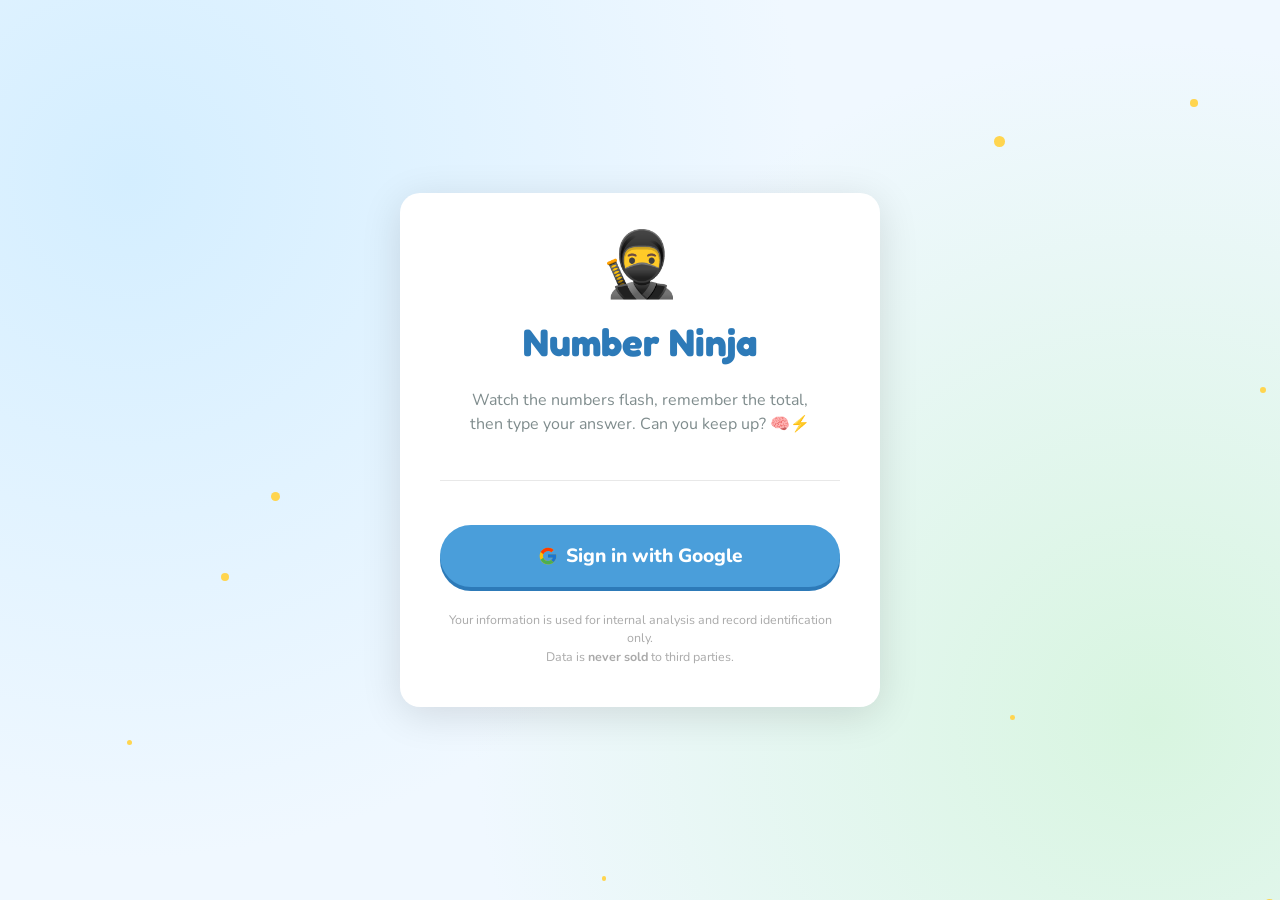
<file: index.html>
<!DOCTYPE html>
<html lang="en">
  <head>
    <meta charset="UTF-8" />
    <meta name="viewport" content="width=device-width, initial-scale=1.0" />
    <link rel="icon" type="image/x-icon" href="./favicon.ico" />
    <link rel="icon" type="image/png" sizes="64x64" href="./favicon_64.png" />

    <title>Number Ninja 🥷</title>
    <link rel="preconnect" href="https://fonts.googleapis.com" />
    <link href="https://fonts.googleapis.com/css2?family=Nunito:wght@400;600;700;800;900&family=Fredoka+One&display=swap" rel="stylesheet" />
    <script type="module" crossorigin src="./assets/index-Bw8eF_Qi.js"></script>
    <link rel="stylesheet" crossorigin href="./assets/index-Ct472pmp.css">
  </head>
  <body>
    <div id="root"></div>
  </body>
</html>
</file>
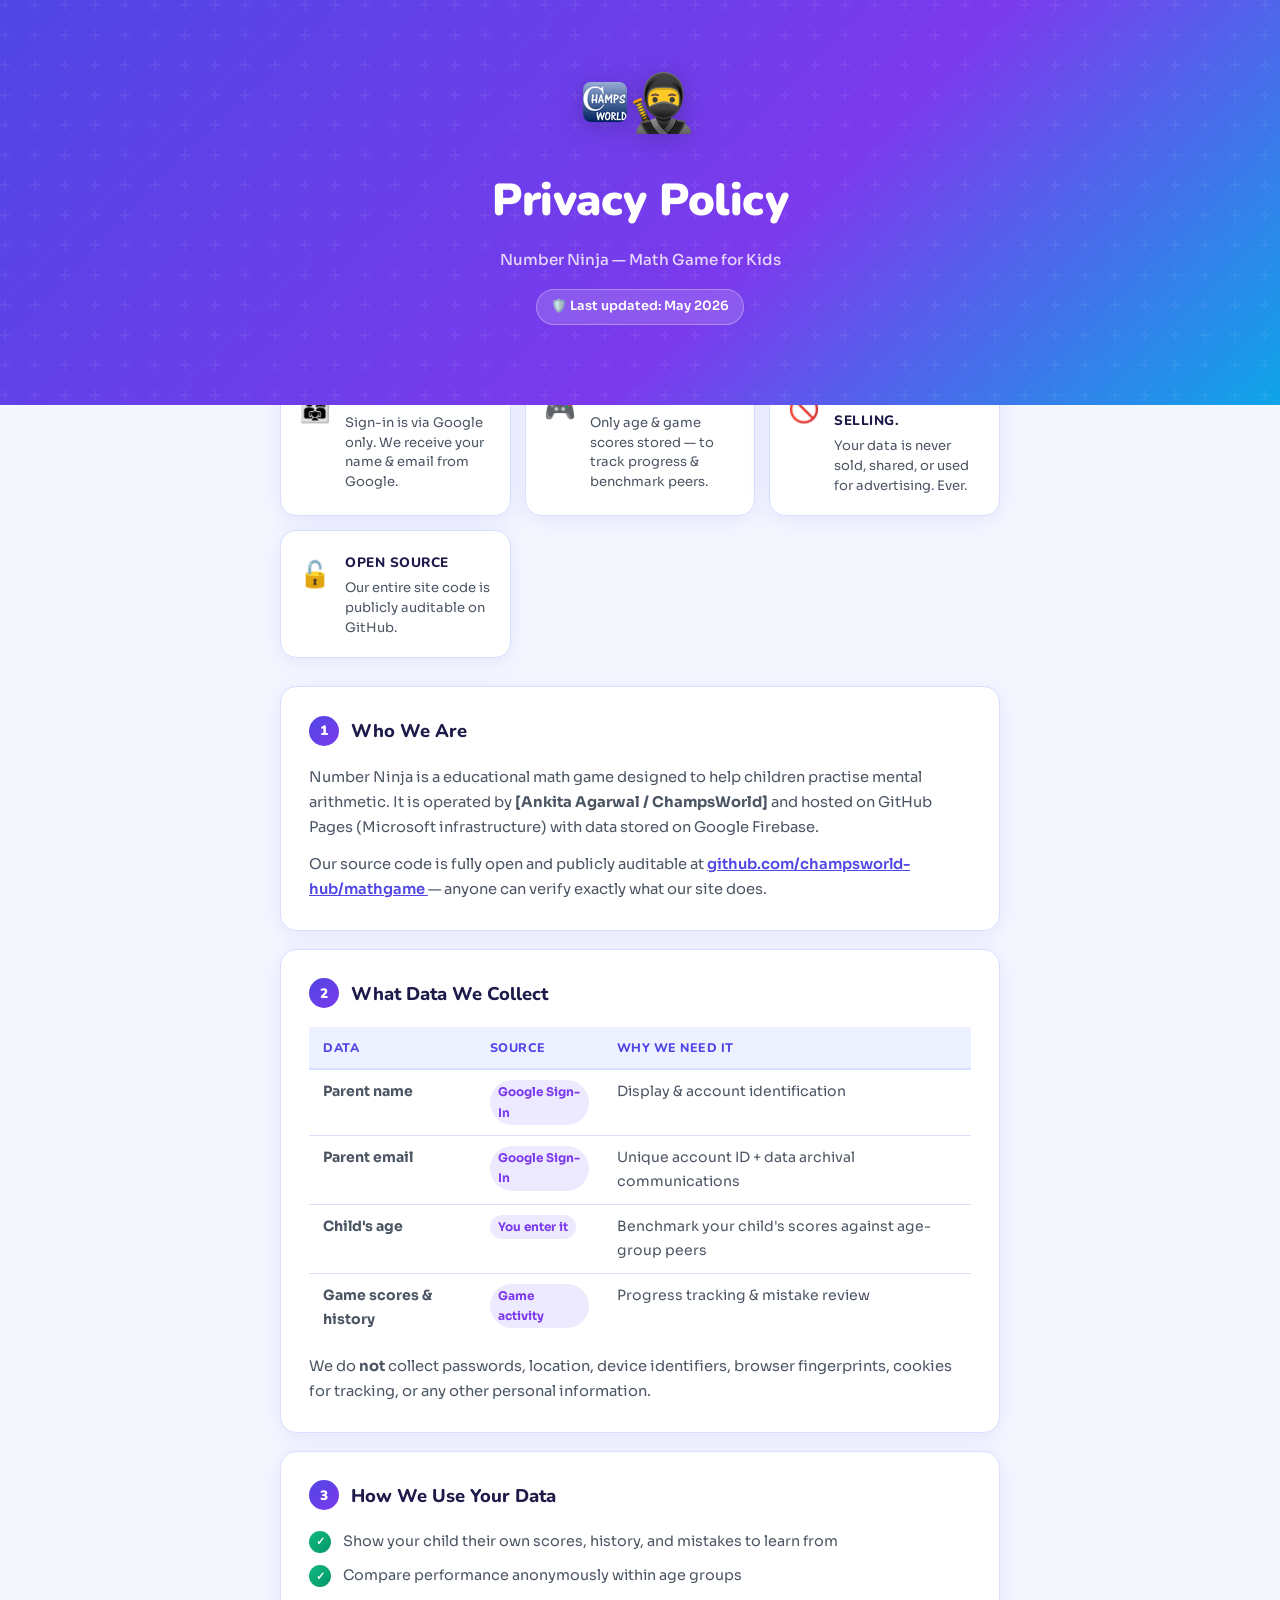
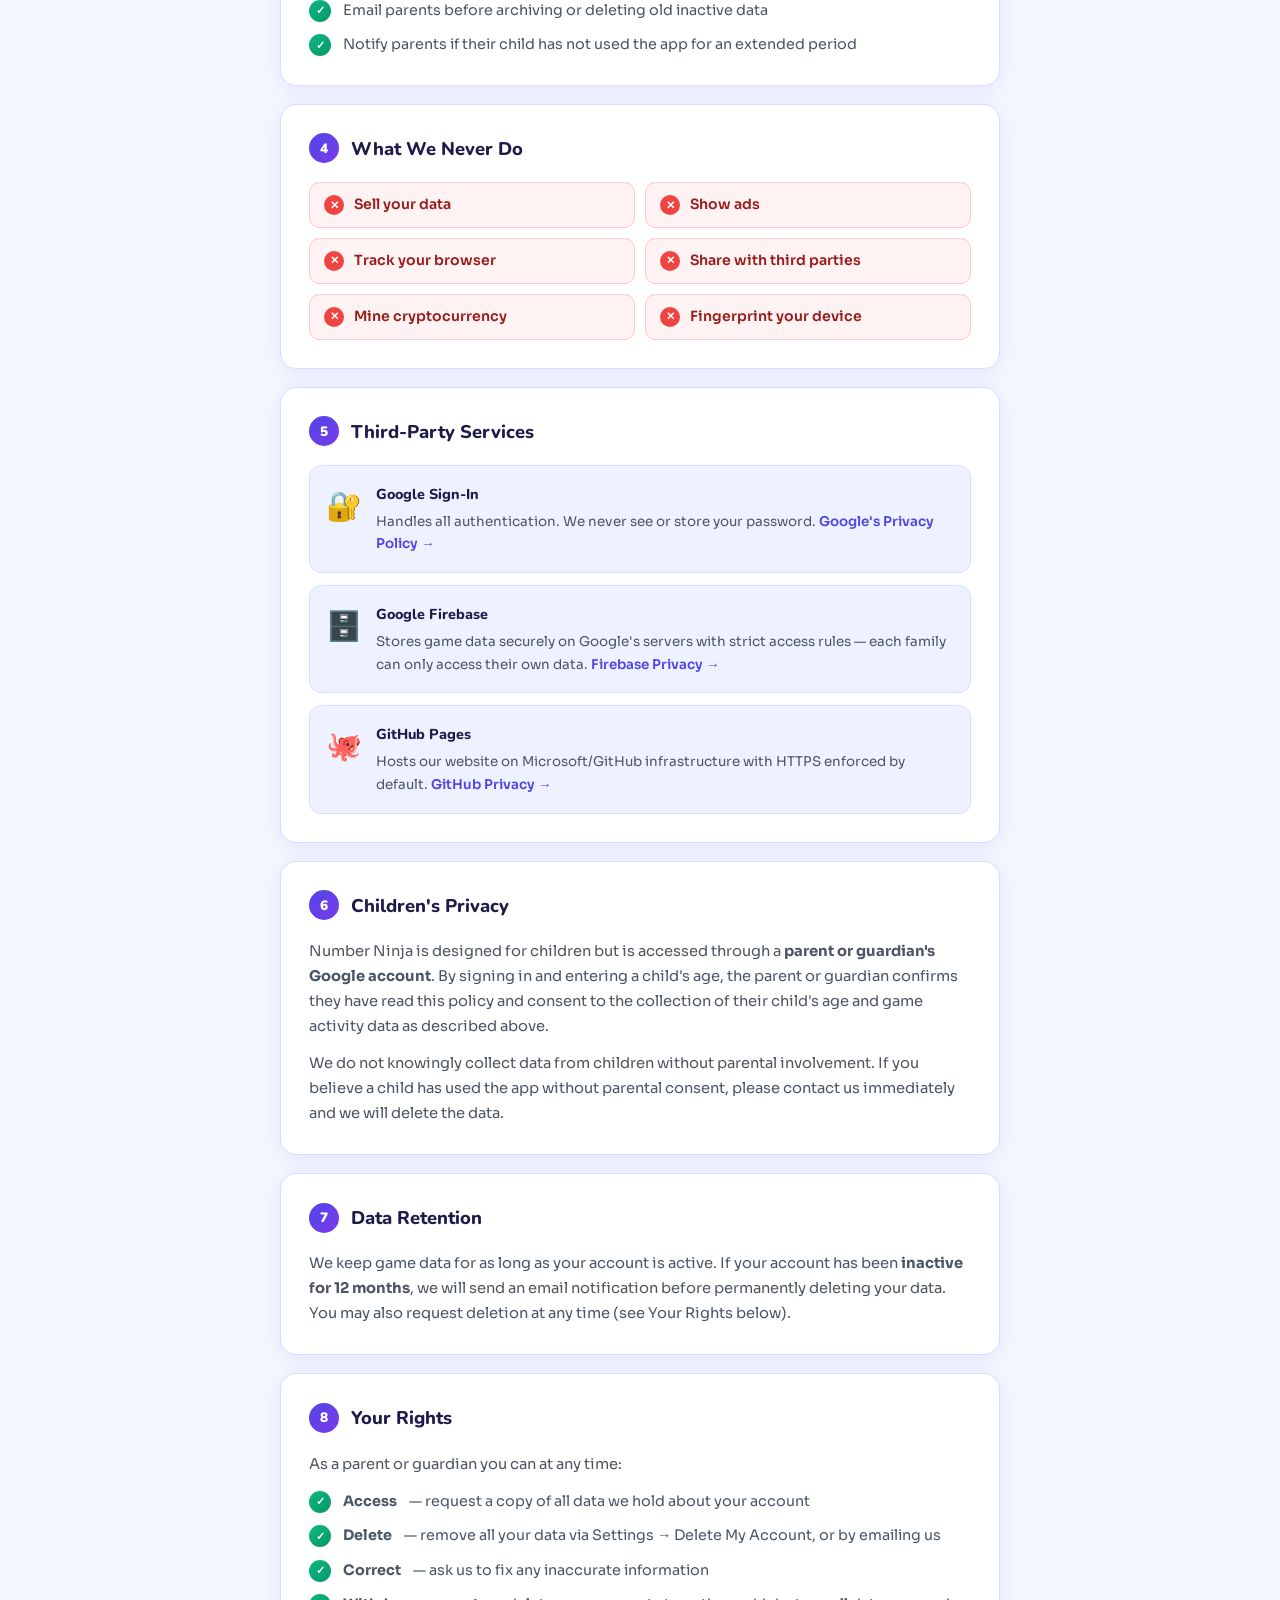
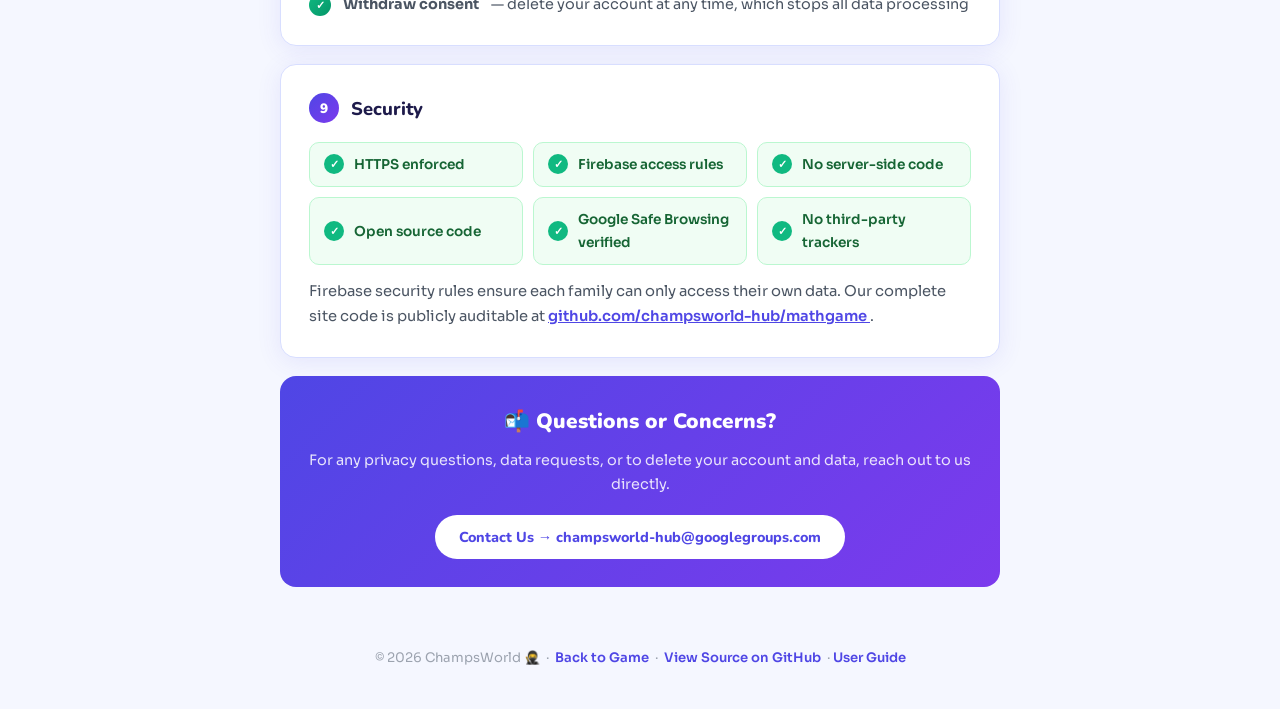
<file: privacy.html>
<!DOCTYPE html>
<html lang="en">
<head>
  <meta charset="UTF-8" />
  <!-- SEO -->
<meta name="description" content="Number Ninja privacy policy. We collect only what's needed: parent name, email, child's age, and game scores. No ads, no data selling, no tracking. Open source and auditable." />
<meta name="robots" content="index, follow" />
<link rel="canonical" href="https://champsworld-hub.github.io/mathgame/privacy.html" />

<!-- Open Graph -->
<meta property="og:type" content="article" />
<meta property="og:title" content="Privacy Policy — Number Ninja 🥷" />
<meta property="og:description" content="Number Ninja collects only what's needed to run the game. No ads, no data selling. Full details inside." />
<meta property="og:url" content="https://champsworld-hub.github.io/mathgame/privacy.html" />
<meta property="og:site_name" content="ChampsWorld Number Ninja" />

<!-- Structured data: Google treats this as a known privacy-policy page type -->
<script type="application/ld+json">
{
  "@context": "https://schema.org",
  "@type": "WebPage",
  "name": "Privacy Policy — Number Ninja",
  "description": "Privacy policy for the Number Ninja mental math game by ChampsWorld. Covers data collected, third-party services, children's privacy, and user rights.",
  "url": "https://champsworld-hub.github.io/mathgame/privacy.html",
  "publisher": { "@type": "Organization", "name": "ChampsWorld" }
}
</script>

  <meta name="viewport" content="width=device-width, initial-scale=1.0" />
  <link rel="icon" type="image/x-icon" href="./favicon.ico" />
  <link rel="icon" type="image/png" sizes="64x64" href="./favicon_64.png" />
  <link rel="apple-touch-icon" href="favicon_64.png" />

  <title>Privacy Policy — Number Ninja 🥷</title>
  <link href="https://fonts.googleapis.com/css2?family=Nunito:wght@400;600;700;800;900&family=Sora:wght@400;500;600;700&display=swap" rel="stylesheet" />
  <style>
    *, *::before, *::after { box-sizing: border-box; margin: 0; padding: 0; }

    :root {
      --bg: #f5f7ff;
      --surface: #ffffff;
      --surface2: #eef1ff;
      --border: #d8deff;
      --accent: #4f46e5;
      --accent2: #7c3aed;
      --accent3: #0ea5e9;
      --green: #10b981;
      --red: #ef4444;
      --yellow: #f59e0b;
      --text: #1e1b4b;
      --text2: #4b5563;
      --text3: #9ca3af;
      --shadow: 0 4px 24px rgba(79,70,229,0.10);
      --radius: 16px;
    }

    body {
      font-family: 'Sora', sans-serif;
      background: var(--bg);
      color: var(--text);
      min-height: 100vh;
      line-height: 1.7;
    }

    /* ── Hero ── */
    .hero {
      background: linear-gradient(135deg, #4f46e5 0%, #7c3aed 60%, #0ea5e9 100%);
      padding: 56px 24px 80px;
      text-align: center;
      position: relative;
      overflow: hidden;
    }
    .hero::before {
      content: '';
      position: absolute;
      inset: 0;
      background: url("data:image/svg+xml,%3Csvg width='60' height='60' viewBox='0 0 60 60' xmlns='http://www.w3.org/2000/svg'%3E%3Cg fill='none' fill-rule='evenodd'%3E%3Cg fill='%23ffffff' fill-opacity='0.05'%3E%3Cpath d='M36 34v-4h-2v4h-4v2h4v4h2v-4h4v-2h-4zm0-30V0h-2v4h-4v2h4v4h2V6h4V4h-4zM6 34v-4H4v4H0v2h4v4h2v-4h4v-2H6zM6 4V0H4v4H0v2h4v4h2V6h4V4H6z'/%3E%3C/g%3E%3C/g%3E%3C/svg%3E");
    }
    .hero-emoji {
      font-size: 3.5rem;
      display: block;
      margin-bottom: 12px;
      filter: drop-shadow(0 4px 12px rgba(0,0,0,0.2));
      animation: float 3s ease-in-out infinite;
    }
    @keyframes float {
      0%, 100% { transform: translateY(0); }
      50% { transform: translateY(-8px); }
    }
    .hero h1 {
      font-family: 'Nunito', sans-serif;
      font-size: clamp(1.8rem, 5vw, 2.8rem);
      font-weight: 900;
      color: #fff;
      letter-spacing: -0.5px;
      margin-bottom: 8px;
    }
    .hero p {
      color: rgba(255,255,255,0.8);
      font-size: 0.95rem;
      font-weight: 500;
    }
    .badge {
      display: inline-flex;
      align-items: center;
      gap: 6px;
      background: rgba(255,255,255,0.15);
      border: 1px solid rgba(255,255,255,0.3);
      color: #fff;
      font-size: 0.8rem;
      font-weight: 600;
      padding: 6px 14px;
      border-radius: 999px;
      margin-top: 16px;
      backdrop-filter: blur(8px);
    }

    /* ── Layout ── */
    .container {
      max-width: 760px;
      margin: -40px auto 60px;
      padding: 0 20px;
    }

    /* ── Quick Summary Cards ── */
    .summary-grid {
      display: grid;
      grid-template-columns: repeat(auto-fit, minmax(200px, 1fr));
      gap: 14px;
      margin-bottom: 28px;
    }
    .summary-card {
      background: var(--surface);
      border: 1.5px solid var(--border);
      border-radius: var(--radius);
      padding: 20px 18px;
      box-shadow: var(--shadow);
      display: flex;
      align-items: flex-start;
      gap: 14px;
    }
    .summary-card .icon {
      font-size: 1.6rem;
      flex-shrink: 0;
      margin-top: 2px;
    }
    .summary-card h3 {
      font-family: 'Nunito', sans-serif;
      font-size: 0.85rem;
      font-weight: 800;
      color: var(--text);
      margin-bottom: 4px;
      text-transform: uppercase;
      letter-spacing: 0.5px;
    }
    .summary-card p {
      font-size: 0.82rem;
      color: var(--text2);
      line-height: 1.5;
    }

    /* ── Section Card ── */
    .card {
      background: var(--surface);
      border: 1.5px solid var(--border);
      border-radius: var(--radius);
      padding: 28px 28px;
      margin-bottom: 18px;
      box-shadow: var(--shadow);
    }
    .card-header {
      display: flex;
      align-items: center;
      gap: 12px;
      margin-bottom: 18px;
    }
    .card-num {
      background: linear-gradient(135deg, var(--accent), var(--accent2));
      color: #fff;
      font-family: 'Nunito', sans-serif;
      font-weight: 900;
      font-size: 0.85rem;
      width: 30px;
      height: 30px;
      border-radius: 50%;
      display: flex;
      align-items: center;
      justify-content: center;
      flex-shrink: 0;
    }
    .card h2 {
      font-family: 'Nunito', sans-serif;
      font-size: 1.15rem;
      font-weight: 800;
      color: var(--text);
    }
    .card p {
      color: var(--text2);
      font-size: 0.92rem;
      margin-bottom: 12px;
    }
    .card p:last-child { margin-bottom: 0; }

    /* ── Data Table ── */
    .data-table {
      width: 100%;
      border-collapse: collapse;
      font-size: 0.88rem;
      margin: 4px 0 12px;
    }
    .data-table th {
      background: var(--surface2);
      color: var(--accent);
      font-family: 'Nunito', sans-serif;
      font-weight: 800;
      font-size: 0.78rem;
      text-transform: uppercase;
      letter-spacing: 0.5px;
      padding: 10px 14px;
      text-align: left;
      border-bottom: 2px solid var(--border);
    }
    .data-table td {
      padding: 10px 14px;
      border-bottom: 1px solid var(--border);
      color: var(--text2);
      vertical-align: top;
    }
    .data-table tr:last-child td { border-bottom: none; }
    .data-table tr:hover td { background: var(--surface2); }
    .tag {
      display: inline-block;
      background: #ede9fe;
      color: var(--accent2);
      font-size: 0.75rem;
      font-weight: 700;
      padding: 2px 8px;
      border-radius: 999px;
    }

    /* ── Never List ── */
    .never-list {
      list-style: none;
      display: grid;
      grid-template-columns: repeat(auto-fit, minmax(220px, 1fr));
      gap: 10px;
      margin-top: 4px;
    }
    .never-list li {
      display: flex;
      align-items: center;
      gap: 10px;
      background: #fef2f2;
      border: 1px solid #fecaca;
      border-radius: 10px;
      padding: 10px 14px;
      font-size: 0.88rem;
      color: #991b1b;
      font-weight: 600;
    }
    .never-list li::before {
      content: '✕';
      background: var(--red);
      color: #fff;
      font-size: 0.7rem;
      font-weight: 900;
      width: 20px;
      height: 20px;
      border-radius: 50%;
      display: flex;
      align-items: center;
      justify-content: center;
      flex-shrink: 0;
    }

    /* ── Rights List ── */
    .rights-list {
      list-style: none;
      display: flex;
      flex-direction: column;
      gap: 10px;
      margin-top: 4px;
    }
    .rights-list li {
      display: flex;
      align-items: flex-start;
      gap: 12px;
      font-size: 0.9rem;
      color: var(--text2);
    }
    .rights-list li .dot {
      width: 22px;
      height: 22px;
      background: linear-gradient(135deg, var(--green), #059669);
      border-radius: 50%;
      display: flex;
      align-items: center;
      justify-content: center;
      font-size: 0.7rem;
      color: #fff;
      font-weight: 900;
      flex-shrink: 0;
      margin-top: 2px;
    }

    /* ── Third Party ── */
    .third-party-item {
      display: flex;
      align-items: flex-start;
      gap: 14px;
      background: var(--surface2);
      border: 1px solid var(--border);
      border-radius: 12px;
      padding: 16px;
      margin-bottom: 12px;
    }
    .third-party-item:last-child { margin-bottom: 0; }
    .third-party-item .tp-icon {
      font-size: 1.8rem;
      flex-shrink: 0;
    }
    .third-party-item h4 {
      font-family: 'Nunito', sans-serif;
      font-weight: 800;
      font-size: 0.9rem;
      color: var(--text);
      margin-bottom: 4px;
    }
    .third-party-item p {
      font-size: 0.84rem;
      color: var(--text2);
      margin: 0;
    }
    .third-party-item a {
      color: var(--accent);
      font-weight: 600;
      text-decoration: none;
    }
    .third-party-item a:hover { text-decoration: underline; }

    /* ── Security Badges ── */
    .security-grid {
      display: grid;
      grid-template-columns: repeat(auto-fit, minmax(180px, 1fr));
      gap: 10px;
      margin-top: 4px;
    }
    .security-item {
      display: flex;
      align-items: center;
      gap: 10px;
      background: #f0fdf4;
      border: 1px solid #bbf7d0;
      border-radius: 10px;
      padding: 10px 14px;
      font-size: 0.85rem;
      color: #166534;
      font-weight: 600;
    }
    .security-item::before {
      content: '✓';
      background: var(--green);
      color: #fff;
      font-size: 0.7rem;
      font-weight: 900;
      width: 20px;
      height: 20px;
      border-radius: 50%;
      display: flex;
      align-items: center;
      justify-content: center;
      flex-shrink: 0;
    }

    /* ── Contact Card ── */
    .contact-card {
      background: linear-gradient(135deg, #4f46e5 0%, #7c3aed 100%);
      border-radius: var(--radius);
      padding: 28px;
      text-align: center;
      color: #fff;
      margin-bottom: 18px;
    }
    .contact-card h2 {
      font-family: 'Nunito', sans-serif;
      font-size: 1.3rem;
      font-weight: 900;
      margin-bottom: 8px;
    }
    .contact-card p {
      opacity: 0.85;
      font-size: 0.9rem;
      margin-bottom: 18px;
    }
    .contact-card a {
      display: inline-block;
      background: #fff;
      color: var(--accent);
      font-family: 'Nunito', sans-serif;
      font-weight: 800;
      font-size: 0.9rem;
      padding: 10px 24px;
      border-radius: 999px;
      text-decoration: none;
      transition: transform 0.15s, box-shadow 0.15s;
    }
    .contact-card a:hover {
      transform: translateY(-2px);
      box-shadow: 0 8px 24px rgba(0,0,0,0.2);
    }

    /* ── Footer ── */
    footer {
      text-align: center;
      padding: 0 20px 40px;
      color: var(--text3);
      font-size: 0.82rem;
    }
    footer a {
      color: var(--accent);
      text-decoration: none;
      font-weight: 600;
    }

    @media (max-width: 540px) {
      .card { padding: 20px 16px; }
      .hero { padding: 44px 20px 70px; }
    }
  </style>
</head>
<body>
  <!-- Hero -->
  <div class="hero">
    <span class="hero-emoji">
      <a href="https://champsworld-hub.github.io/mathgame/" style="text-decoration:none;">
        <img src="logo_header.png" alt="ChampsWorld Number Ninja" height="40" style="border-radius:8px;" />🥷
      </a>
    </span>
    <h1>Privacy Policy</h1>
     <p> Number Ninja — Math Game for Kids</p>
    <div class="badge">🛡️ Last updated: May 2026</div>
  </div>

  <div class="container">

    <!-- Quick Summary -->
    <div class="summary-grid">
      <div class="summary-card">
        <span class="icon">👨‍👩‍👧</span>
        <div>
          <h3>Parent Account</h3>
          <p>Sign-in is via Google only. We receive your name &amp; email from Google.</p>
        </div>
      </div>
      <div class="summary-card">
        <span class="icon">🎮</span>
        <div>
          <h3>Child Data</h3>
          <p>Only age &amp; game scores stored — to track progress &amp; benchmark peers.</p>
        </div>
      </div>
      <div class="summary-card">
        <span class="icon">🚫</span>
        <div>
          <h3>No Ads. No Selling.</h3>
          <p>Your data is never sold, shared, or used for advertising. Ever.</p>
        </div>
      </div>
      <div class="summary-card">
        <span class="icon">🔓</span>
        <div>
          <h3>Open Source</h3>
          <p>Our entire site code is publicly auditable on GitHub.</p>
        </div>
      </div>
    </div>

    <!-- 1. Who We Are -->
    <div class="card">
      <div class="card-header">
        <div class="card-num">1</div>
        <h2>Who We Are</h2>
      </div>
      <p>
        Number Ninja is a educational math game designed to help children practise
        mental arithmetic. It is operated by <strong>[Ankita Agarwal / ChampsWorld]</strong>
        and hosted on GitHub Pages (Microsoft infrastructure) with data stored on
        Google Firebase.
      </p>
      <p>
        Our source code is fully open and publicly auditable at
        <a href="https://github.com/champsworld-hub/mathgame" style="color:var(--accent);font-weight:600;">
          github.com/champsworld-hub/mathgame
        </a> — anyone can verify exactly what our site does.
      </p>
    </div>

    <!-- 2. What We Collect -->
    <div class="card">
      <div class="card-header">
        <div class="card-num">2</div>
        <h2>What Data We Collect</h2>
      </div>
      <table class="data-table">
        <thead>
          <tr>
            <th>Data</th>
            <th>Source</th>
            <th>Why We Need It</th>
          </tr>
        </thead>
        <tbody>
          <tr>
            <td><strong>Parent name</strong></td>
            <td><span class="tag">Google Sign-In</span></td>
            <td>Display &amp; account identification</td>
          </tr>
          <tr>
            <td><strong>Parent email</strong></td>
            <td><span class="tag">Google Sign-In</span></td>
            <td>Unique account ID + data archival communications</td>
          </tr>
          <tr>
            <td><strong>Child's age</strong></td>
            <td><span class="tag">You enter it</span></td>
            <td>Benchmark your child's scores against age-group peers</td>
          </tr>
          <tr>
            <td><strong>Game scores &amp; history</strong></td>
            <td><span class="tag">Game activity</span></td>
            <td>Progress tracking &amp; mistake review</td>
          </tr>
        </tbody>
      </table>
      <p>
        We do <strong>not</strong> collect passwords, location, device identifiers,
        browser fingerprints, cookies for tracking, or any other personal information.
      </p>
    </div>

    <!-- 3. How We Use It -->
    <div class="card">
      <div class="card-header">
        <div class="card-num">3</div>
        <h2>How We Use Your Data</h2>
      </div>
      <ul class="rights-list">
        <li><span class="dot">✓</span> Show your child their own scores, history, and mistakes to learn from</li>
        <li><span class="dot">✓</span> Compare performance anonymously within age groups</li>
        <li><span class="dot">✓</span> Email parents before archiving or deleting old inactive data</li>
        <li><span class="dot">✓</span> Notify parents if their child has not used the app for an extended period</li>
      </ul>
    </div>

    <!-- 4. What We Never Do -->
    <div class="card">
      <div class="card-header">
        <div class="card-num">4</div>
        <h2>What We Never Do</h2>
      </div>
      <ul class="never-list">
        <li>Sell your data</li>
        <li>Show ads</li>
        <li>Track your browser</li>
        <li>Share with third parties</li>
        <li>Mine cryptocurrency</li>
        <li>Fingerprint your device</li>
      </ul>
    </div>

    <!-- 5. Third Party Services -->
    <div class="card">
      <div class="card-header">
        <div class="card-num">5</div>
        <h2>Third-Party Services</h2>
      </div>
      <div class="third-party-item">
        <span class="tp-icon">🔐</span>
        <div>
          <h4>Google Sign-In</h4>
          <p>Handles all authentication. We never see or store your password.
          <a href="https://policies.google.com/privacy" target="_blank">Google's Privacy Policy →</a></p>
        </div>
      </div>
      <div class="third-party-item">
        <span class="tp-icon">🗄️</span>
        <div>
          <h4>Google Firebase</h4>
          <p>Stores game data securely on Google's servers with strict access rules —
          each family can only access their own data.
          <a href="https://firebase.google.com/support/privacy" target="_blank">Firebase Privacy →</a></p>
        </div>
      </div>
      <div class="third-party-item">
        <span class="tp-icon">🐙</span>
        <div>
          <h4>GitHub Pages</h4>
          <p>Hosts our website on Microsoft/GitHub infrastructure with HTTPS enforced by default.
          <a href="https://docs.github.com/en/site-policy/privacy-policies/github-general-privacy-statement" target="_blank">GitHub Privacy →</a></p>
        </div>
      </div>
    </div>

    <!-- 6. Children's Privacy -->
    <div class="card">
      <div class="card-header">
        <div class="card-num">6</div>
        <h2>Children's Privacy</h2>
      </div>
      <p>
        Number Ninja is designed for children but is accessed through a
        <strong>parent or guardian's Google account</strong>. By signing in and
        entering a child's age, the parent or guardian confirms they have read this
        policy and consent to the collection of their child's age and game activity
        data as described above.
      </p>
      <p>
        We do not knowingly collect data from children without parental involvement.
        If you believe a child has used the app without parental consent, please
        contact us immediately and we will delete the data.
      </p>
    </div>

    <!-- 7. Data Retention -->
    <div class="card">
      <div class="card-header">
        <div class="card-num">7</div>
        <h2>Data Retention</h2>
      </div>
      <p>
        We keep game data for as long as your account is active. If your account
        has been <strong>inactive for 12 months</strong>, we will send an email
        notification before permanently deleting your data. You may also request
        deletion at any time (see Your Rights below).
      </p>
    </div>

    <!-- 8. Your Rights -->
    <div class="card">
      <div class="card-header">
        <div class="card-num">8</div>
        <h2>Your Rights</h2>
      </div>
      <p>As a parent or guardian you can at any time:</p>
      <ul class="rights-list">
        <li><span class="dot">✓</span> <strong>Access</strong> — request a copy of all data we hold about your account</li>
        <li><span class="dot">✓</span> <strong>Delete</strong> — remove all your data via Settings → Delete My Account, or by emailing us</li>
        <li><span class="dot">✓</span> <strong>Correct</strong> — ask us to fix any inaccurate information</li>
        <li><span class="dot">✓</span> <strong>Withdraw consent</strong> — delete your account at any time, which stops all data processing</li>
      </ul>
    </div>

    <!-- 9. Security -->
    <div class="card">
      <div class="card-header">
        <div class="card-num">9</div>
        <h2>Security</h2>
      </div>
      <div class="security-grid">
        <div class="security-item">HTTPS enforced</div>
        <div class="security-item">Firebase access rules</div>
        <div class="security-item">No server-side code</div>
        <div class="security-item">Open source code</div>
        <div class="security-item">Google Safe Browsing verified</div>
        <div class="security-item">No third-party trackers</div>
      </div>
      <p style="margin-top:14px;">
        Firebase security rules ensure each family can only access their own data.
        Our complete site code is publicly auditable at
        <a href="https://github.com/champsworld-hub/mathgame" style="color:var(--accent);font-weight:600;">
          github.com/champsworld-hub/mathgame
        </a>.
      </p>
    </div>

    <!-- Contact -->
    <div class="contact-card">
      <h2>📬 Questions or Concerns?</h2>
      <p>For any privacy questions, data requests, or to delete your account and data, reach out to us directly.</p>
      <a href="mailto:champsworld-hub@googlegroups.com">Contact Us → champsworld-hub@googlegroups.com</a>
    </div>

  </div>

  <footer>
    <p>© 2026 ChampsWorld 🥷 &nbsp;·&nbsp; <a href="https://champsworld-hub.github.io/mathgame">Back to Game</a> &nbsp;·&nbsp; <a href="https://github.com/champsworld-hub/mathgame" target="_blank">View Source on GitHub</a>
    &nbsp;·&nbsp;<a href="https://champsworld-hub.github.io/mathgame/UserGuide.html">User Guide</a>
    </p>
  </footer>

</body>
</html>
</file>
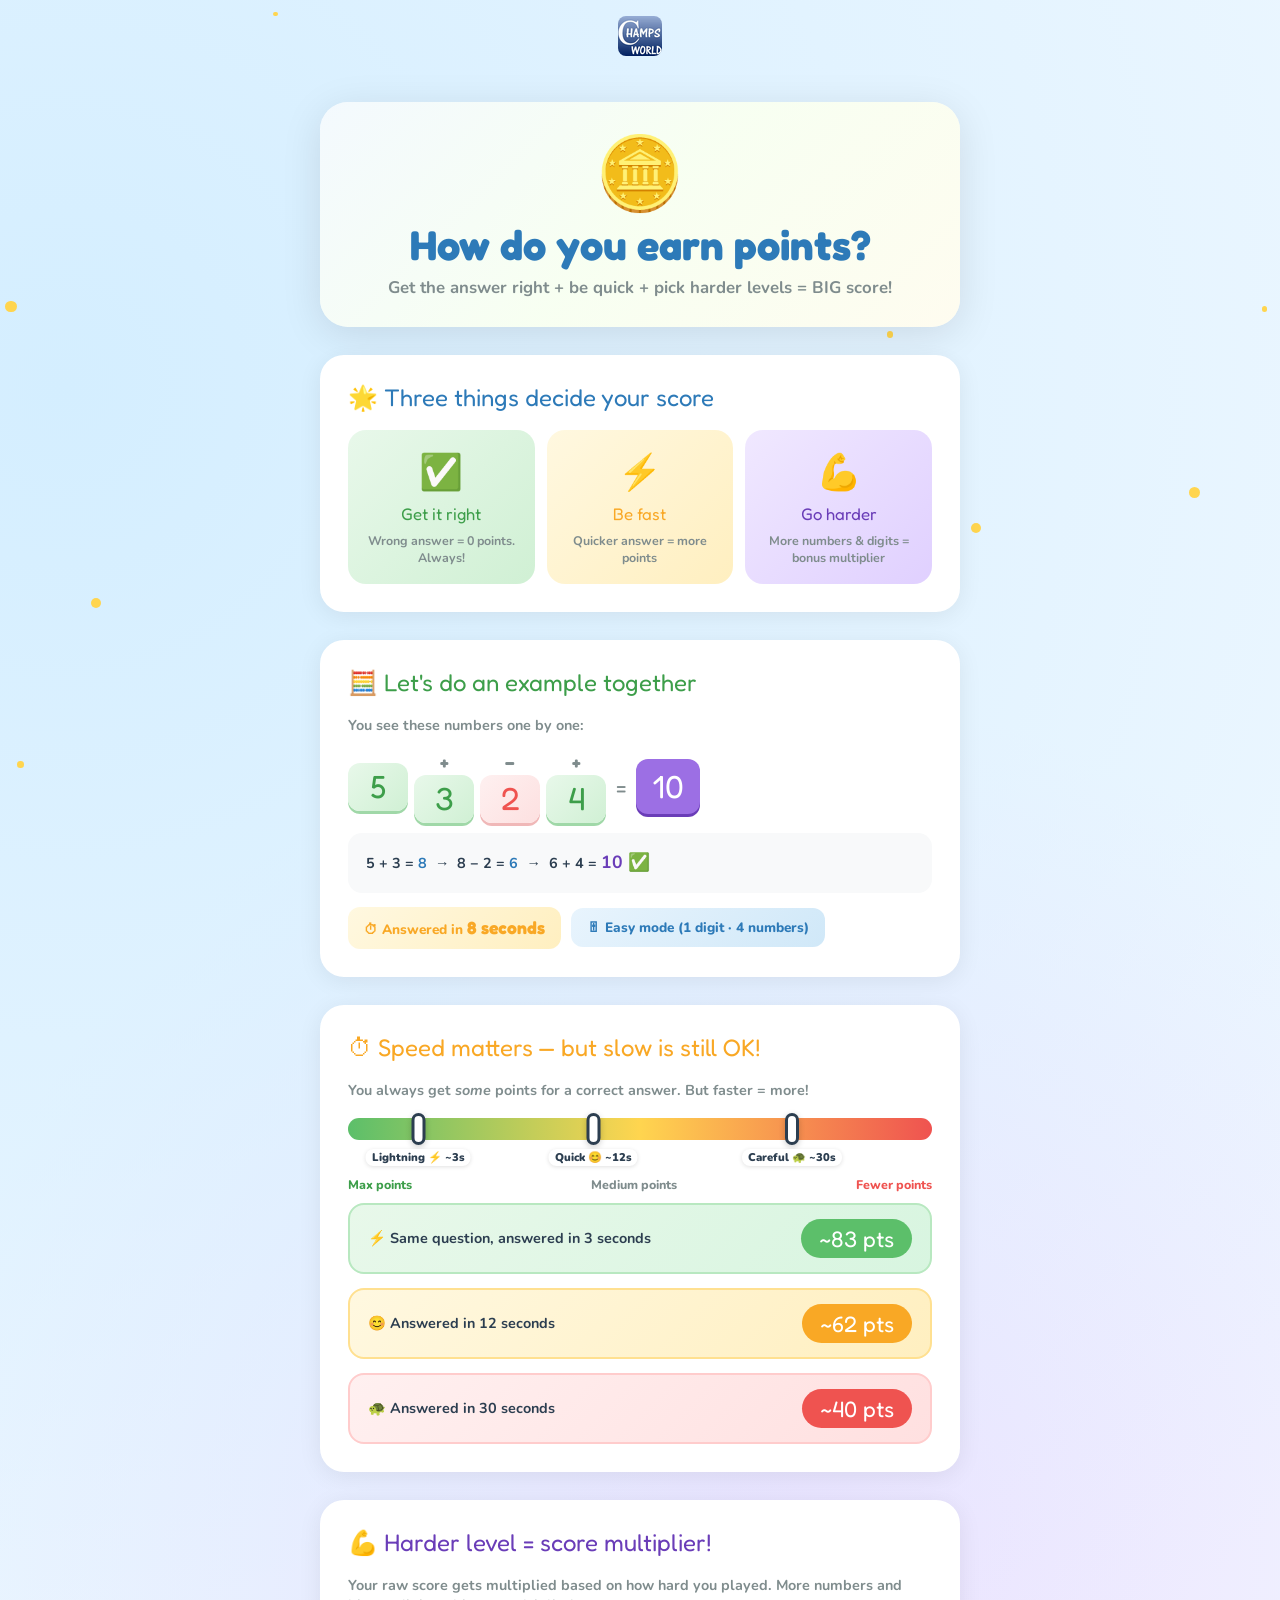
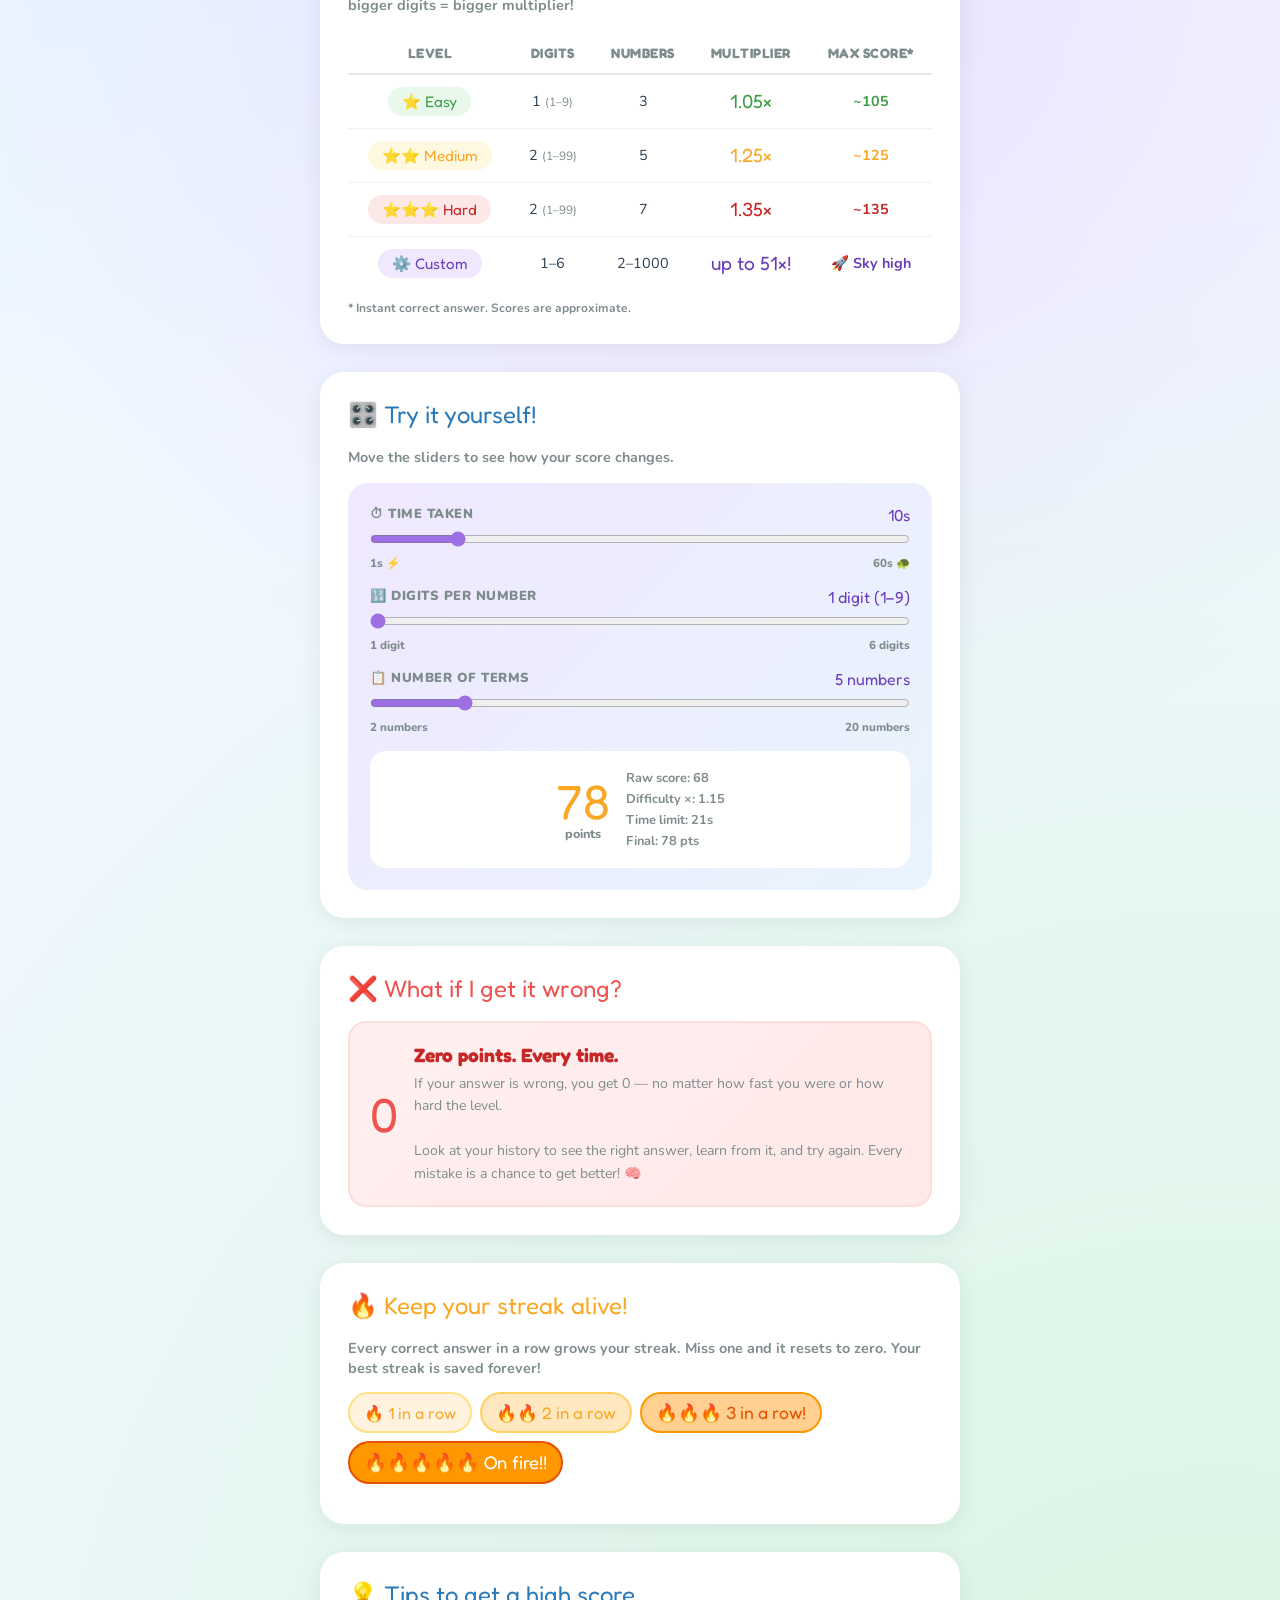
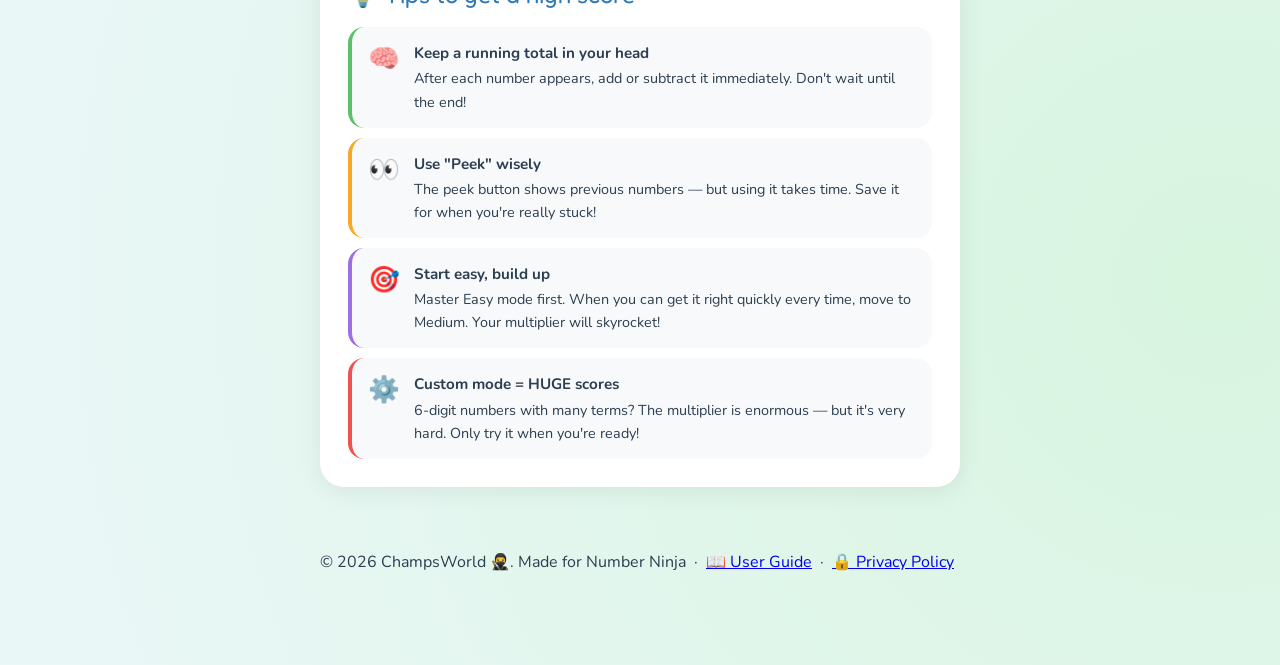
<file: ScoringGuide.html>
<!DOCTYPE html>
<html lang="en">
<head>
<meta charset="UTF-8" />
<meta name="viewport" content="width=device-width, initial-scale=1.0" />
<!-- Favicons -->
<link rel="icon" type="image/x-icon" href="favicon.ico" />
<link rel="icon" type="image/png" sizes="64x64" href="favicon_64.png" />
<link rel="apple-touch-icon" href="favicon_64.png" />
<meta name="description" content="How does Number Ninja calculate your score? Learn how accuracy, speed, and difficulty level combine to give you points. Includes an interactive score calculator." />
<meta name="robots" content="index, follow" />
<link rel="canonical" href="https://champsworld-hub.github.io/mathgame/ScoringGuide.html" />

<!-- Open Graph (WhatsApp / social previews) -->
<meta property="og:type" content="article" />
<meta property="og:title" content="Scoring System 🪙 — Number Ninja" />
<meta property="og:description" content="Right answer + fast time + harder level = big score! See exactly how Number Ninja scores you, with an interactive calculator." />
<meta property="og:url" content="https://champsworld-hub.github.io/mathgame/ScoringGuide.html" />
<meta property="og:site_name" content="ChampsWorld Number Ninja" />

<!-- Structured data: Google sees this as a how-to/explainer article -->
<script type="application/ld+json">
{
  "@context": "https://schema.org",
  "@type": "Article",
  "headline": "How Number Ninja Calculates Your Score",
  "description": "Explains how accuracy, speed, and difficulty multipliers combine to produce a score in the Number Ninja mental math game.",
  "author": { "@type": "Organization", "name": "ChampsWorld" },
  "publisher": { "@type": "Organization", "name": "ChampsWorld" },
  "datePublished": "2026-05-20",
  "mainEntityOfPage": "https://champsworld-hub.github.io/mathgame/ScoringGuide.html"
}
</script>


<div style="text-align:center; padding: 16px 0 8px;">
  <a href="https://champsworld-hub.github.io/mathgame/" style="text-decoration:none;">
    <img src="logo_header.png" alt="ChampsWorld Number Ninja" height="40" style="border-radius:8px;" />
  </a>
</div>


<title>Scoring System 🪙 — Number Ninja</title>
<link rel="preconnect" href="https://fonts.googleapis.com" />
<link href="https://fonts.googleapis.com/css2?family=Fredoka+One&family=Nunito:wght@400;600;700;800;900&display=swap" rel="stylesheet" />
<style>
:root {
  --blue:#4a9eda; --blue-dark:#2d7ab8;
  --green:#5cbf6a; --green-dark:#3d9e4a;
  --yellow:#ffd54f; --yellow-dark:#f9a825;
  --red:#ef5350; --red-dark:#c62828;
  --purple:#9c6fe4; --purple-dark:#6a3db8;
  --bg:#f0f8ff; --card:#ffffff;
  --text:#2c3e50; --muted:#7f8c8d;
}
*,*::before,*::after{box-sizing:border-box;margin:0;padding:0}
body{font-family:'Nunito',sans-serif;background:var(--bg);color:var(--text);min-height:100vh;padding-bottom:60px;
  background:radial-gradient(circle at 5% 10%,#d4eeff 0%,transparent 45%),
             radial-gradient(circle at 95% 90%,#d8f5e0 0%,transparent 45%),
             radial-gradient(circle at 60% 40%,#ede0ff 0%,transparent 35%),#f0f8ff;}
.stars{position:fixed;inset:0;pointer-events:none;z-index:0;overflow:hidden}
.star{position:absolute;border-radius:50%;background:var(--yellow);animation:twinkle var(--d,3s) ease-in-out infinite;animation-delay:var(--dl,0s)}
@keyframes twinkle{0%,100%{opacity:.12;transform:scale(1)}50%{opacity:.55;transform:scale(1.4)}}
.page{position:relative;z-index:1;max-width:680px;margin:0 auto;padding:32px 20px;display:flex;flex-direction:column;gap:28px}

/* Hero */
.hero{text-align:center;background:white;border-radius:28px;padding:36px 28px 28px;box-shadow:0 8px 40px rgba(0,0,0,.1);position:relative;overflow:hidden}
.hero::before{content:'';position:absolute;inset:0;background:linear-gradient(135deg,#e8f4fd 0%,#f0ffe4 50%,#fef9e0 100%);opacity:.5}
.hero-inner{position:relative}
.hero-emoji{font-size:4.5rem;line-height:1;display:block;animation:heroFloat 3s ease-in-out infinite}
@keyframes heroFloat{0%,100%{transform:translateY(0) rotate(-3deg)}50%{transform:translateY(-10px) rotate(3deg)}}
.hero h1{font-family:'Fredoka One',cursive;font-size:2.6rem;color:var(--blue-dark);margin:12px 0 8px;line-height:1.1}
.hero p{font-size:1.05rem;color:var(--muted);font-weight:700}

/* Cards */
.card{background:white;border-radius:24px;padding:28px;box-shadow:0 4px 24px rgba(0,0,0,.07);animation:fadeUp .5s ease forwards;opacity:0}
.card:nth-child(1){animation-delay:.05s}.card:nth-child(2){animation-delay:.1s}.card:nth-child(3){animation-delay:.15s}
.card:nth-child(4){animation-delay:.2s}.card:nth-child(5){animation-delay:.25s}.card:nth-child(6){animation-delay:.3s}
.card:nth-child(7){animation-delay:.35s}.card:nth-child(8){animation-delay:.4s}
@keyframes fadeUp{to{opacity:1;transform:translateY(0)}from{opacity:0;transform:translateY(20px)}}
.section-title{font-family:'Fredoka One',cursive;font-size:1.5rem;margin-bottom:18px;display:flex;align-items:center;gap:10px}

/* Big 3 */
.big-idea{display:grid;grid-template-columns:1fr 1fr 1fr;gap:12px}
.big-idea-item{border-radius:18px;padding:18px 12px;text-align:center;display:flex;flex-direction:column;align-items:center;gap:8px}
.big-idea-item .icon{font-size:2.2rem}
.big-idea-item .label{font-family:'Fredoka One',cursive;font-size:1.05rem;line-height:1.2}
.big-idea-item .desc{font-size:.78rem;font-weight:700;color:var(--muted)}

/* Number bubbles */
.num-bubble{display:inline-flex;flex-direction:column;align-items:center;gap:3px;font-family:'Fredoka One',cursive}
.num-bubble .op{font-size:1.1rem;color:var(--muted);font-weight:900}
.num-bubble .n{font-size:2rem;line-height:1;border-radius:12px;padding:8px 14px;min-width:60px;text-align:center;box-shadow:0 3px 0 #b0cfe8;background:linear-gradient(135deg,#e8f4fd,#d0e8f8);color:var(--blue-dark)}
.num-bubble .n.pos{color:var(--green-dark);background:linear-gradient(135deg,#e8f8ea,#d0f0d4);box-shadow:0 3px 0 #a0d8a8}
.num-bubble .n.neg{color:var(--red);background:linear-gradient(135deg,#fef0f0,#fde0e0);box-shadow:0 3px 0 #f0b8b8}
.example-seq{display:flex;flex-wrap:wrap;align-items:center;gap:6px;margin:16px 0 10px}
.example-seq .equals{font-family:'Fredoka One',cursive;font-size:1.4rem;color:var(--muted);padding:0 4px}
.answer-bubble{font-family:'Fredoka One',cursive;font-size:2rem;background:var(--purple);color:white;border-radius:12px;padding:8px 16px;box-shadow:0 3px 0 var(--purple-dark)}

/* Time meter */
.time-meter{margin:18px 0 10px}
.time-track{position:relative;height:22px;border-radius:11px;background:linear-gradient(to right,var(--green) 0%,var(--yellow) 50%,var(--red) 100%);overflow:visible;margin-bottom:36px}
.time-marker{position:absolute;top:-5px;transform:translateX(-50%);display:flex;flex-direction:column;align-items:center;gap:2px}
.time-marker .pin{width:14px;height:32px;background:white;border:3px solid var(--text);border-radius:7px;box-shadow:0 2px 6px rgba(0,0,0,.2)}
.time-marker .pin-label{font-size:.7rem;font-weight:900;color:var(--text);white-space:nowrap;background:white;border-radius:8px;padding:1px 6px;box-shadow:0 1px 4px rgba(0,0,0,.12);margin-top:2px}
.time-labels{display:flex;justify-content:space-between;font-size:.78rem;font-weight:800;color:var(--muted)}

/* Score rows */
.score-examples{display:flex;flex-direction:column;gap:14px}
.score-row{display:flex;align-items:center;justify-content:space-between;padding:14px 18px;border-radius:16px;gap:12px;flex-wrap:wrap}
.score-row .scenario{flex:1;font-size:.9rem;font-weight:700}
.score-chip{font-family:'Fredoka One',cursive;font-size:1.4rem;padding:6px 18px;border-radius:50px;white-space:nowrap}

/* Difficulty table */
.diff-table{width:100%;border-collapse:collapse}
.diff-table th,.diff-table td{padding:12px 14px;text-align:center;font-size:.9rem}
.diff-table th{font-family:'Fredoka One',cursive;font-size:.85rem;letter-spacing:.5px;color:var(--muted);border-bottom:2px solid #e8e8e8;text-transform:uppercase}
.diff-table tr:not(:last-child) td{border-bottom:1px solid #f0f0f0}
.diff-badge{display:inline-block;font-family:'Fredoka One',cursive;padding:5px 14px;border-radius:50px;font-size:.95rem}
.multiplier{font-family:'Fredoka One',cursive;font-size:1.2rem}

/* Calculator */
.calc-box{background:linear-gradient(135deg,#f0e8ff,#e8f4fd);border-radius:20px;padding:22px;display:flex;flex-direction:column;gap:16px}
.calc-row{display:flex;flex-direction:column;gap:6px}
.calc-label{font-size:.82rem;font-weight:900;color:var(--muted);text-transform:uppercase;letter-spacing:.5px}
.calc-slider{width:100%;accent-color:var(--purple)}
.calc-value{font-family:'Fredoka One',cursive;font-size:1rem;color:var(--purple-dark);text-align:right}
.calc-result{display:flex;justify-content:center;align-items:center;gap:16px;padding:18px;background:white;border-radius:16px;flex-wrap:wrap}
.calc-score-display{font-family:'Fredoka One',cursive;font-size:3rem;line-height:1}
.calc-breakdown{font-size:.8rem;color:var(--muted);font-weight:700;display:flex;flex-direction:column;gap:3px}

/* Wrong */
.wrong-panel{display:flex;align-items:center;gap:16px;background:linear-gradient(135deg,#fff0f0,#ffe8e8);border-radius:18px;padding:20px;border:2px solid #fdd}
.wrong-panel .big-x{font-family:'Fredoka One',cursive;font-size:3rem;color:var(--red);flex-shrink:0}
.wrong-body h3{font-family:'Fredoka One',cursive;font-size:1.2rem;color:var(--red-dark);margin-bottom:6px}
.wrong-body p{font-size:.88rem;line-height:1.6;color:var(--muted)}

/* Streak */
.streak-row{display:flex;gap:8px;flex-wrap:wrap;margin:12px 0}
.flame{font-family:'Fredoka One',cursive;font-size:1rem;padding:8px 14px;border-radius:50px;display:flex;align-items:center;gap:5px}

/* Tips */
.tips{display:flex;flex-direction:column;gap:10px}
.tip{display:flex;gap:14px;align-items:flex-start;padding:14px 16px;border-radius:16px;background:#f8f9fa;border-left:4px solid var(--blue)}
.tip .tip-icon{font-size:1.6rem;flex-shrink:0}
.tip-text{font-size:.9rem;line-height:1.6}
.tip-text strong{display:block;font-size:.95rem;margin-bottom:2px}
.footer{text-align:center;font-size:.82rem;color:var(--muted);font-weight:700;padding-top:8px}
</style>
</head>
<body>

<div class="stars" id="stars"></div>

<div class="page">

  <div class="hero">
    <div class="hero-inner">
      <span class="hero-emoji">🪙</span>
      <h1>How do you earn points?</h1>
      <p>Get the answer right + be quick + pick harder levels = BIG score!</p>
    </div>
  </div>

  <!-- The 3 big ideas -->
  <div class="card">
    <div class="section-title" style="color:var(--blue-dark)">🌟 Three things decide your score</div>
    <div class="big-idea">
      <div class="big-idea-item" style="background:linear-gradient(135deg,#e8f8ea,#d0f0d4)">
        <span class="icon">✅</span>
        <span class="label" style="color:var(--green-dark)">Get it right</span>
        <span class="desc">Wrong answer = 0 points. Always!</span>
      </div>
      <div class="big-idea-item" style="background:linear-gradient(135deg,#fff8e0,#ffefc0)">
        <span class="icon">⚡</span>
        <span class="label" style="color:var(--yellow-dark)">Be fast</span>
        <span class="desc">Quicker answer = more points</span>
      </div>
      <div class="big-idea-item" style="background:linear-gradient(135deg,#f0e8ff,#e0d0ff)">
        <span class="icon">💪</span>
        <span class="label" style="color:var(--purple-dark)">Go harder</span>
        <span class="desc">More numbers &amp; digits = bonus multiplier</span>
      </div>
    </div>
  </div>

  <!-- Example walkthrough -->
  <div class="card">
    <div class="section-title" style="color:var(--green-dark)">🧮 Let's do an example together</div>
    <p style="font-size:.9rem;color:var(--muted);font-weight:700;margin-bottom:4px">You see these numbers one by one:</p>
    <div class="example-seq">
      <div class="num-bubble"><span class="n pos">5</span></div>
      <div class="num-bubble"><span class="op">+</span><span class="n pos">3</span></div>
      <div class="num-bubble"><span class="op">−</span><span class="n neg">2</span></div>
      <div class="num-bubble"><span class="op">+</span><span class="n pos">4</span></div>
      <span class="equals">=</span>
      <span class="answer-bubble">10</span>
    </div>
    <div style="background:#f8f9fa;border-radius:14px;padding:14px 18px;font-size:.9rem;line-height:1.8;font-weight:700">
      5 + 3 = <strong style="color:var(--blue-dark)">8</strong> &nbsp;→&nbsp;
      8 − 2 = <strong style="color:var(--blue-dark)">6</strong> &nbsp;→&nbsp;
      6 + 4 = <strong style="color:var(--purple-dark);font-size:1.1rem">10 ✅</strong>
    </div>
    <div style="margin-top:14px;display:flex;gap:10px;align-items:center;flex-wrap:wrap">
      <div style="background:linear-gradient(135deg,#fff8e0,#ffefc0);border-radius:12px;padding:10px 16px;font-size:.85rem;font-weight:800;color:var(--yellow-dark)">
        ⏱ Answered in <span style="font-family:'Fredoka One',cursive;font-size:1.1rem"> 8 seconds</span>
      </div>
      <div style="background:linear-gradient(135deg,#e8f4fd,#d0e8f8);border-radius:12px;padding:10px 16px;font-size:.85rem;font-weight:800;color:var(--blue-dark)">
        🎚 Easy mode (1 digit · 4 numbers)
      </div>
    </div>
  </div>

  <!-- Speed matters -->
  <div class="card">
    <div class="section-title" style="color:var(--yellow-dark)">⏱ Speed matters — but slow is still OK!</div>
    <p style="font-size:.9rem;color:var(--muted);font-weight:700;margin-bottom:16px">You always get <em>some</em> points for a correct answer. But faster = more!</p>
    <div class="time-meter">
      <div class="time-track">
        <div class="time-marker" style="left:12%">
          <div class="pin"></div>
          <div class="pin-label">Lightning ⚡ ~3s</div>
        </div>
        <div class="time-marker" style="left:42%">
          <div class="pin"></div>
          <div class="pin-label">Quick 😊 ~12s</div>
        </div>
        <div class="time-marker" style="left:76%">
          <div class="pin"></div>
          <div class="pin-label">Careful 🐢 ~30s</div>
        </div>
      </div>
      <div class="time-labels">
        <span style="color:var(--green-dark)">Max points</span>
        <span>Medium points</span>
        <span style="color:var(--red)">Fewer points</span>
      </div>
    </div>
    <div class="score-examples">
      <div class="score-row" style="background:linear-gradient(135deg,#e8f8ea,#d8f5e0);border:2px solid #b8e8c0">
        <div class="scenario">⚡ Same question, answered in <strong>3 seconds</strong></div>
        <div class="score-chip" style="background:var(--green);color:white">~83 pts</div>
      </div>
      <div class="score-row" style="background:linear-gradient(135deg,#fff8e0,#ffefc0);border:2px solid #ffe090">
        <div class="scenario">😊 Answered in <strong>12 seconds</strong></div>
        <div class="score-chip" style="background:var(--yellow-dark);color:white">~62 pts</div>
      </div>
      <div class="score-row" style="background:linear-gradient(135deg,#fff0f0,#ffe0e0);border:2px solid #ffcccc">
        <div class="scenario">🐢 Answered in <strong>30 seconds</strong></div>
        <div class="score-chip" style="background:var(--red);color:white">~40 pts</div>
      </div>
    </div>
  </div>

  <!-- Difficulty multiplier -->
  <div class="card">
    <div class="section-title" style="color:var(--purple-dark)">💪 Harder level = score multiplier!</div>
    <p style="font-size:.9rem;color:var(--muted);font-weight:700;margin-bottom:18px">Your raw score gets multiplied based on how hard you played. More numbers and bigger digits = bigger multiplier!</p>
    <table class="diff-table">
      <thead>
        <tr><th>Level</th><th>Digits</th><th>Numbers</th><th>Multiplier</th><th>Max score*</th></tr>
      </thead>
      <tbody>
        <tr>
          <td><span class="diff-badge" style="background:#e8f8ea;color:var(--green-dark)">⭐ Easy</span></td>
          <td>1 <small style="color:var(--muted)">(1–9)</small></td><td>3</td>
          <td><span class="multiplier" style="color:var(--green-dark)">1.05×</span></td>
          <td><strong style="color:var(--green-dark)">~105</strong></td>
        </tr>
        <tr>
          <td><span class="diff-badge" style="background:#fff8e0;color:var(--yellow-dark)">⭐⭐ Medium</span></td>
          <td>2 <small style="color:var(--muted)">(1–99)</small></td><td>5</td>
          <td><span class="multiplier" style="color:var(--yellow-dark)">1.25×</span></td>
          <td><strong style="color:var(--yellow-dark)">~125</strong></td>
        </tr>
        <tr>
          <td><span class="diff-badge" style="background:#fde8e8;color:var(--red-dark)">⭐⭐⭐ Hard</span></td>
          <td>2 <small style="color:var(--muted)">(1–99)</small></td><td>7</td>
          <td><span class="multiplier" style="color:var(--red-dark)">1.35×</span></td>
          <td><strong style="color:var(--red-dark)">~135</strong></td>
        </tr>
        <tr>
          <td><span class="diff-badge" style="background:#f0e8ff;color:var(--purple-dark)">⚙️ Custom</span></td>
          <td>1–6</td><td>2–1000</td>
          <td><span class="multiplier" style="color:var(--purple-dark)">up to 51×!</span></td>
          <td><strong style="color:var(--purple-dark)">🚀 Sky high</strong></td>
        </tr>
      </tbody>
    </table>
    <p style="font-size:.75rem;color:var(--muted);margin-top:10px;font-weight:700">* Instant correct answer. Scores are approximate.</p>
  </div>

  <!-- Interactive calculator -->
  <div class="card">
    <div class="section-title" style="color:var(--blue-dark)">🎛️ Try it yourself!</div>
    <p style="font-size:.9rem;color:var(--muted);font-weight:700;margin-bottom:16px">Move the sliders to see how your score changes.</p>
    <div class="calc-box">
      <div class="calc-row">
        <div style="display:flex;justify-content:space-between"><span class="calc-label">⏱ Time taken</span><span class="calc-value" id="timeVal">10s</span></div>
        <input class="calc-slider" type="range" min="1" max="60" value="10" id="timeSlider" oninput="calcScore()">
        <div style="display:flex;justify-content:space-between;font-size:.72rem;color:var(--muted);font-weight:800;margin-top:2px"><span>1s ⚡</span><span>60s 🐢</span></div>
      </div>
      <div class="calc-row">
        <div style="display:flex;justify-content:space-between"><span class="calc-label">🔢 Digits per number</span><span class="calc-value" id="digitsVal">1 digit (1–9)</span></div>
        <input class="calc-slider" type="range" min="1" max="6" value="1" id="digitsSlider" oninput="calcScore()">
        <div style="display:flex;justify-content:space-between;font-size:.72rem;color:var(--muted);font-weight:800;margin-top:2px"><span>1 digit</span><span>6 digits</span></div>
      </div>
      <div class="calc-row">
        <div style="display:flex;justify-content:space-between"><span class="calc-label">📋 Number of terms</span><span class="calc-value" id="countVal">5 numbers</span></div>
        <input class="calc-slider" type="range" min="2" max="20" value="5" id="countSlider" oninput="calcScore()">
        <div style="display:flex;justify-content:space-between;font-size:.72rem;color:var(--muted);font-weight:800;margin-top:2px"><span>2 numbers</span><span>20 numbers</span></div>
      </div>
      <div class="calc-result">
        <div>
          <div class="calc-score-display" id="scoreDisplay" style="color:var(--green)">—</div>
          <div style="font-size:.78rem;color:var(--muted);font-weight:800;text-align:center">points</div>
        </div>
        <div class="calc-breakdown" id="calcBreakdown"></div>
      </div>
    </div>
  </div>

  <!-- Wrong answer -->
  <div class="card">
    <div class="section-title" style="color:var(--red)">❌ What if I get it wrong?</div>
    <div class="wrong-panel">
      <div class="big-x">0</div>
      <div class="wrong-body">
        <h3>Zero points. Every time.</h3>
        <p>If your answer is wrong, you get 0 — no matter how fast you were or how hard the level.<br><br>
        Look at your history to see the right answer, learn from it, and try again. Every mistake is a chance to get better! 🧠</p>
      </div>
    </div>
  </div>

  <!-- Streaks -->
  <div class="card">
    <div class="section-title" style="color:var(--yellow-dark)">🔥 Keep your streak alive!</div>
    <p style="font-size:.9rem;color:var(--muted);font-weight:700;margin-bottom:14px">Every correct answer in a row grows your streak. Miss one and it resets to zero. Your best streak is saved forever!</p>
    <div class="streak-row">
      <div class="flame" style="background:#fff3e0;color:var(--yellow-dark);border:2px solid #ffe082">🔥 1 in a row</div>
      <div class="flame" style="background:#ffe8c0;color:var(--yellow-dark);border:2px solid #ffd060;font-size:1.05rem">🔥🔥 2 in a row</div>
      <div class="flame" style="background:#ffd090;color:#e65100;border:2px solid #ff9800;font-size:1.1rem">🔥🔥🔥 3 in a row!</div>
      <div class="flame" style="background:#ff9800;color:white;border:2px solid #e65100;font-size:1.15rem">🔥🔥🔥🔥🔥 On fire!!</div>
    </div>
  </div>

  <!-- Tips -->
  <div class="card">
    <div class="section-title" style="color:var(--blue-dark)">💡 Tips to get a high score</div>
    <div class="tips">
      <div class="tip" style="border-left-color:var(--green)">
        <span class="tip-icon">🧠</span>
        <div class="tip-text"><strong>Keep a running total in your head</strong>After each number appears, add or subtract it immediately. Don't wait until the end!</div>
      </div>
      <div class="tip" style="border-left-color:var(--yellow-dark)">
        <span class="tip-icon">👀</span>
        <div class="tip-text"><strong>Use "Peek" wisely</strong>The peek button shows previous numbers — but using it takes time. Save it for when you're really stuck!</div>
      </div>
      <div class="tip" style="border-left-color:var(--purple)">
        <span class="tip-icon">🎯</span>
        <div class="tip-text"><strong>Start easy, build up</strong>Master Easy mode first. When you can get it right quickly every time, move to Medium. Your multiplier will skyrocket!</div>
      </div>
      <div class="tip" style="border-left-color:var(--red)">
        <span class="tip-icon">⚙️</span>
        <div class="tip-text"><strong>Custom mode = HUGE scores</strong>6-digit numbers with many terms? The multiplier is enormous — but it's very hard. Only try it when you're ready!</div>
      </div>
    </div>
  </div>

  <div class="footer">
    </div>
    <footer>
    <p>© 2026 ChampsWorld 🥷. Made for Number Ninja &nbsp;·&nbsp;   
      <a href="UserGuide.html">📖 User Guide</a> &nbsp;·&nbsp;
      <a href="privacy.html">🔒 Privacy Policy</a>
  </a></p>
  </footer>
</div>

<script>
(function(){
  const c=document.getElementById('stars');
  for(let i=0;i<14;i++){
    const s=document.createElement('div');
    s.className='star';
    const sz=Math.random()*8+4;
    s.style.cssText='width:'+sz+'px;height:'+sz+'px;top:'+(Math.random()*100)+'%;left:'+(Math.random()*100)+'%;--d:'+(Math.random()*3+2).toFixed(1)+'s;--dl:'+(Math.random()*4).toFixed(1)+'s';
    c.appendChild(s);
  }
})();

function calcScore(){
  const duration=+document.getElementById('timeSlider').value;
  const digits=+document.getElementById('digitsSlider').value;
  const count=+document.getElementById('countSlider').value;
  const maxVal=Math.pow(10,digits)-1;
  document.getElementById('timeVal').textContent=duration+'s';
  document.getElementById('digitsVal').textContent=digits+' digit'+(digits>1?'s':'')+' (1–'+maxVal+')';
  document.getElementById('countVal').textContent=count+' number'+(count>1?'s':'');
  const diffFactor=1+0.10*(digits-1)+(count-2)/20;
  const timeLimit=20+(count-3)*0.5;
  const rawScore=100/(1+duration/timeLimit);
  const score=Math.round(rawScore*diffFactor);
  const color=score>=80?'var(--green)':score>=50?'var(--yellow-dark)':'var(--red)';
  document.getElementById('scoreDisplay').textContent=score;
  document.getElementById('scoreDisplay').style.color=color;
  document.getElementById('calcBreakdown').innerHTML=
    '<span>Raw score: <b>'+Math.round(rawScore)+'</b></span>'+
    '<span>Difficulty &times;: <b>'+diffFactor.toFixed(2)+'</b></span>'+
    '<span>Time limit: <b>'+timeLimit.toFixed(0)+'s</b></span>'+
    '<span>Final: <b>'+score+' pts</b></span>';
}
calcScore();
</script>
</body>
</html>
</file>
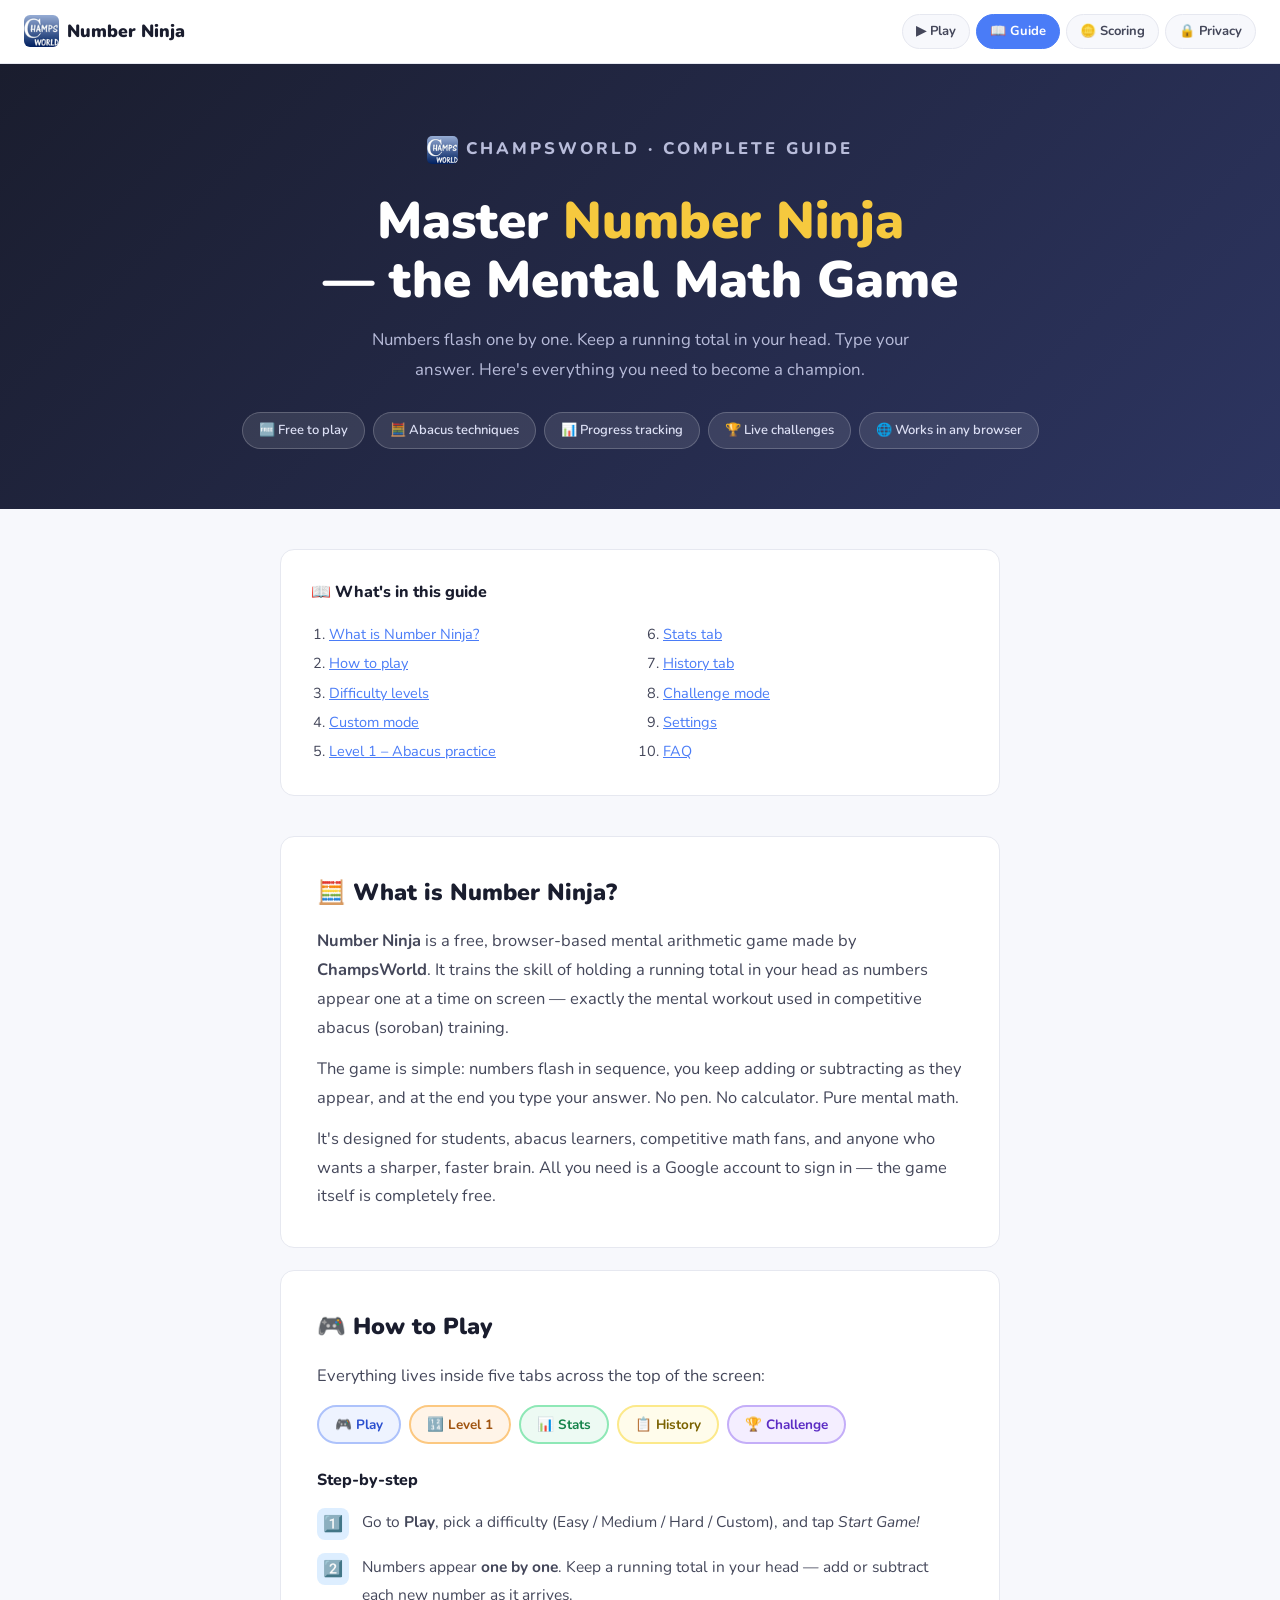
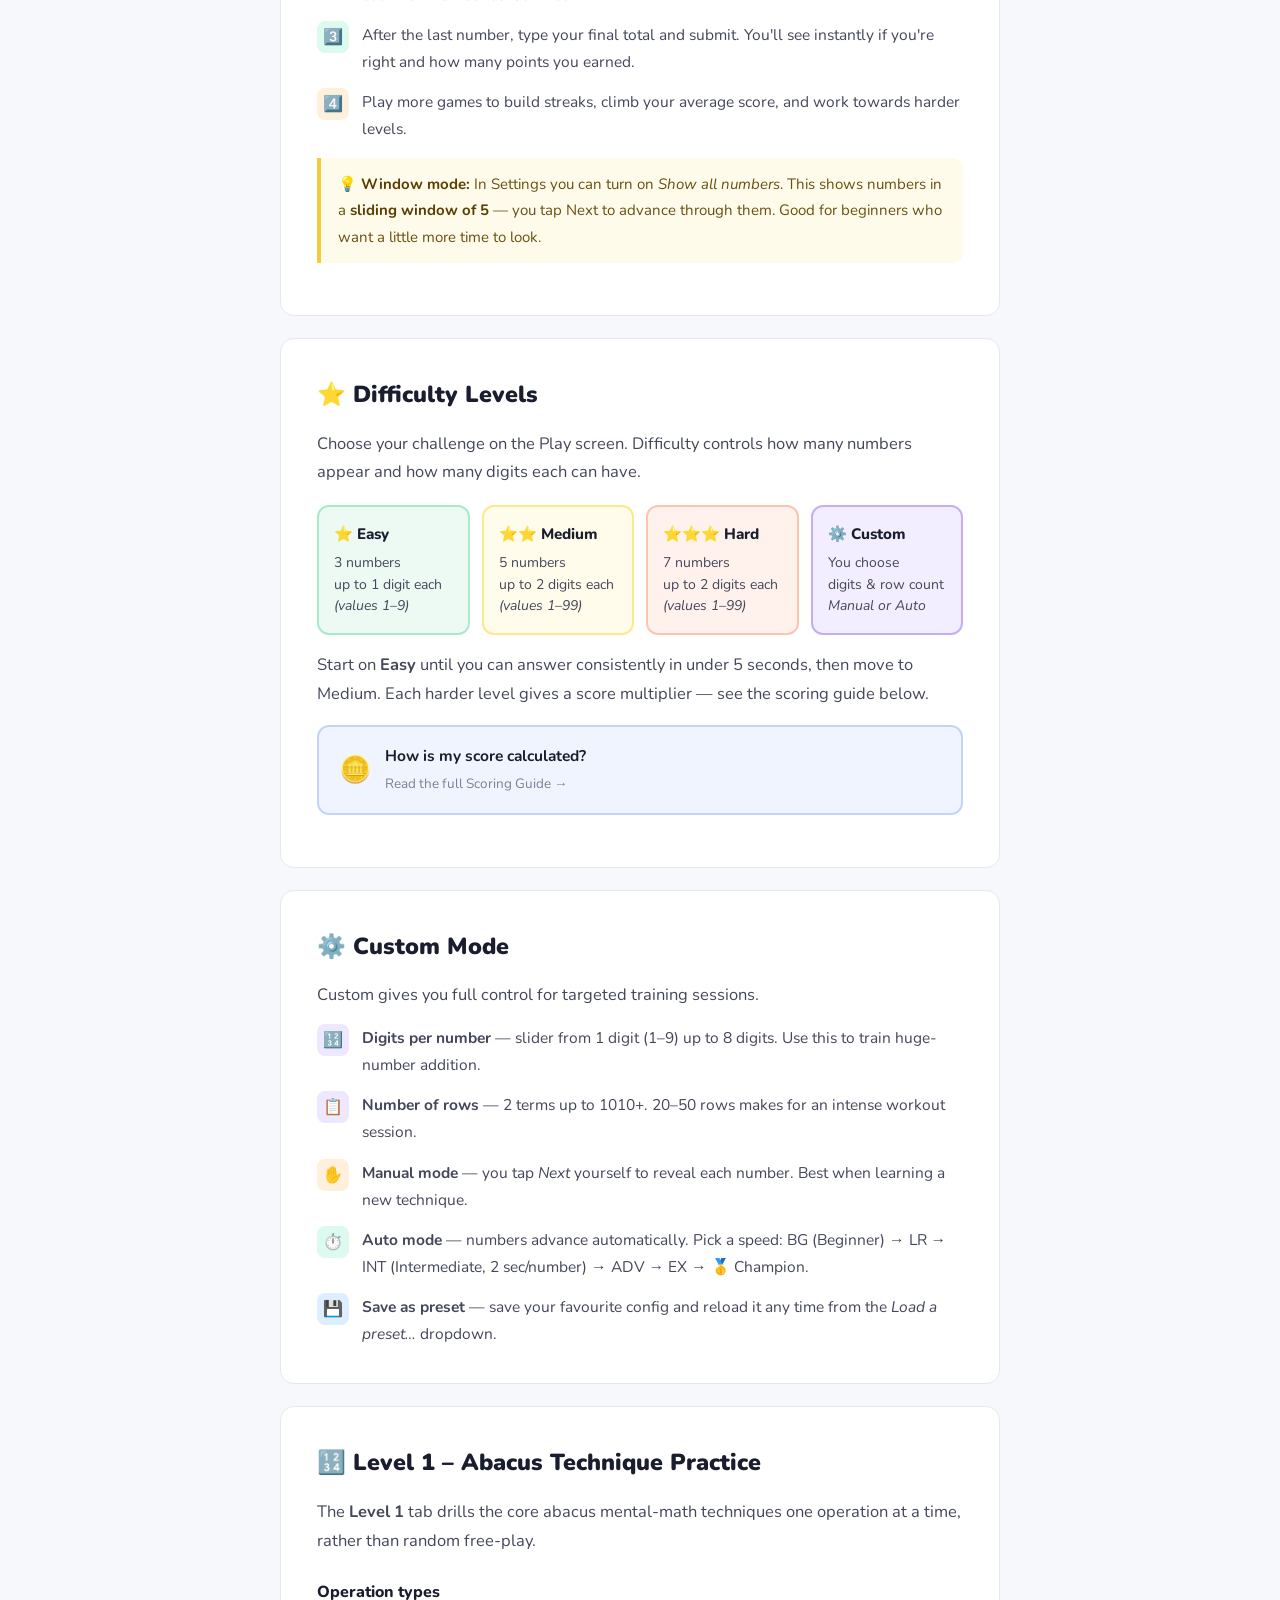
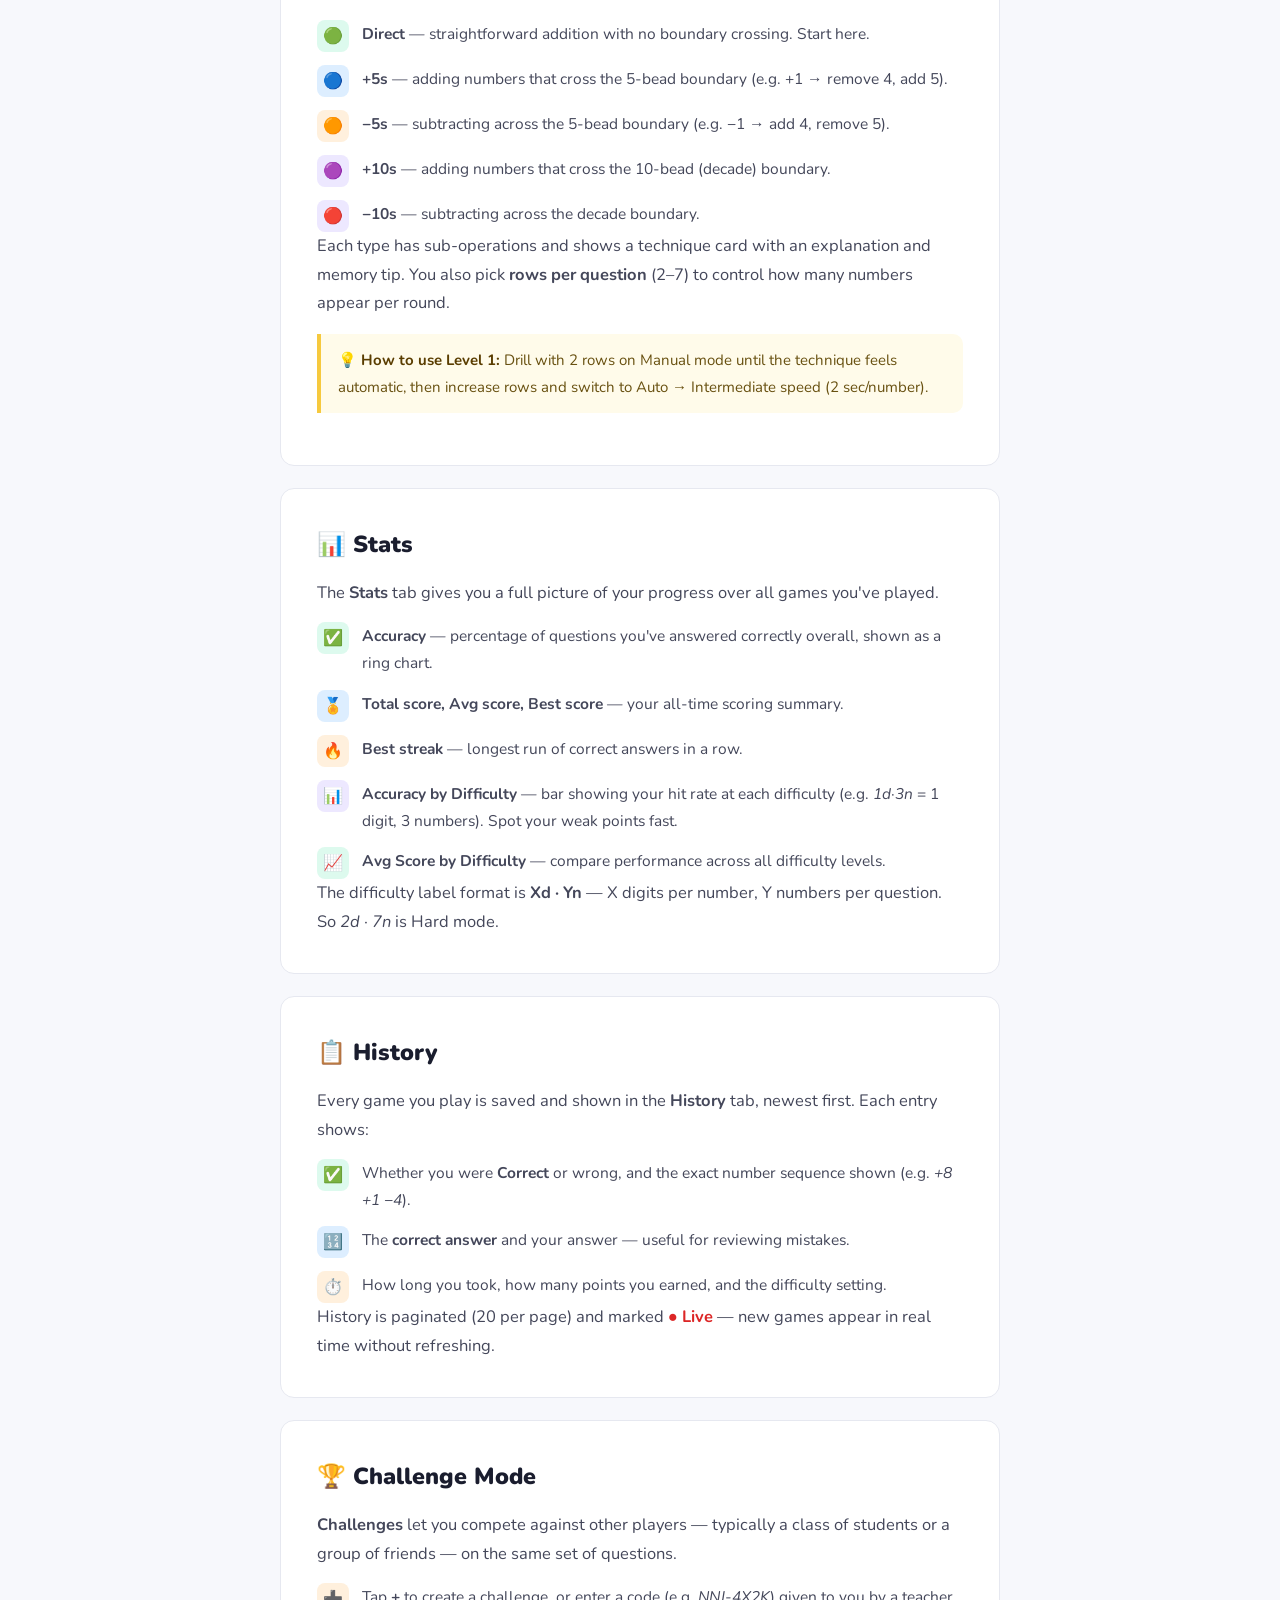
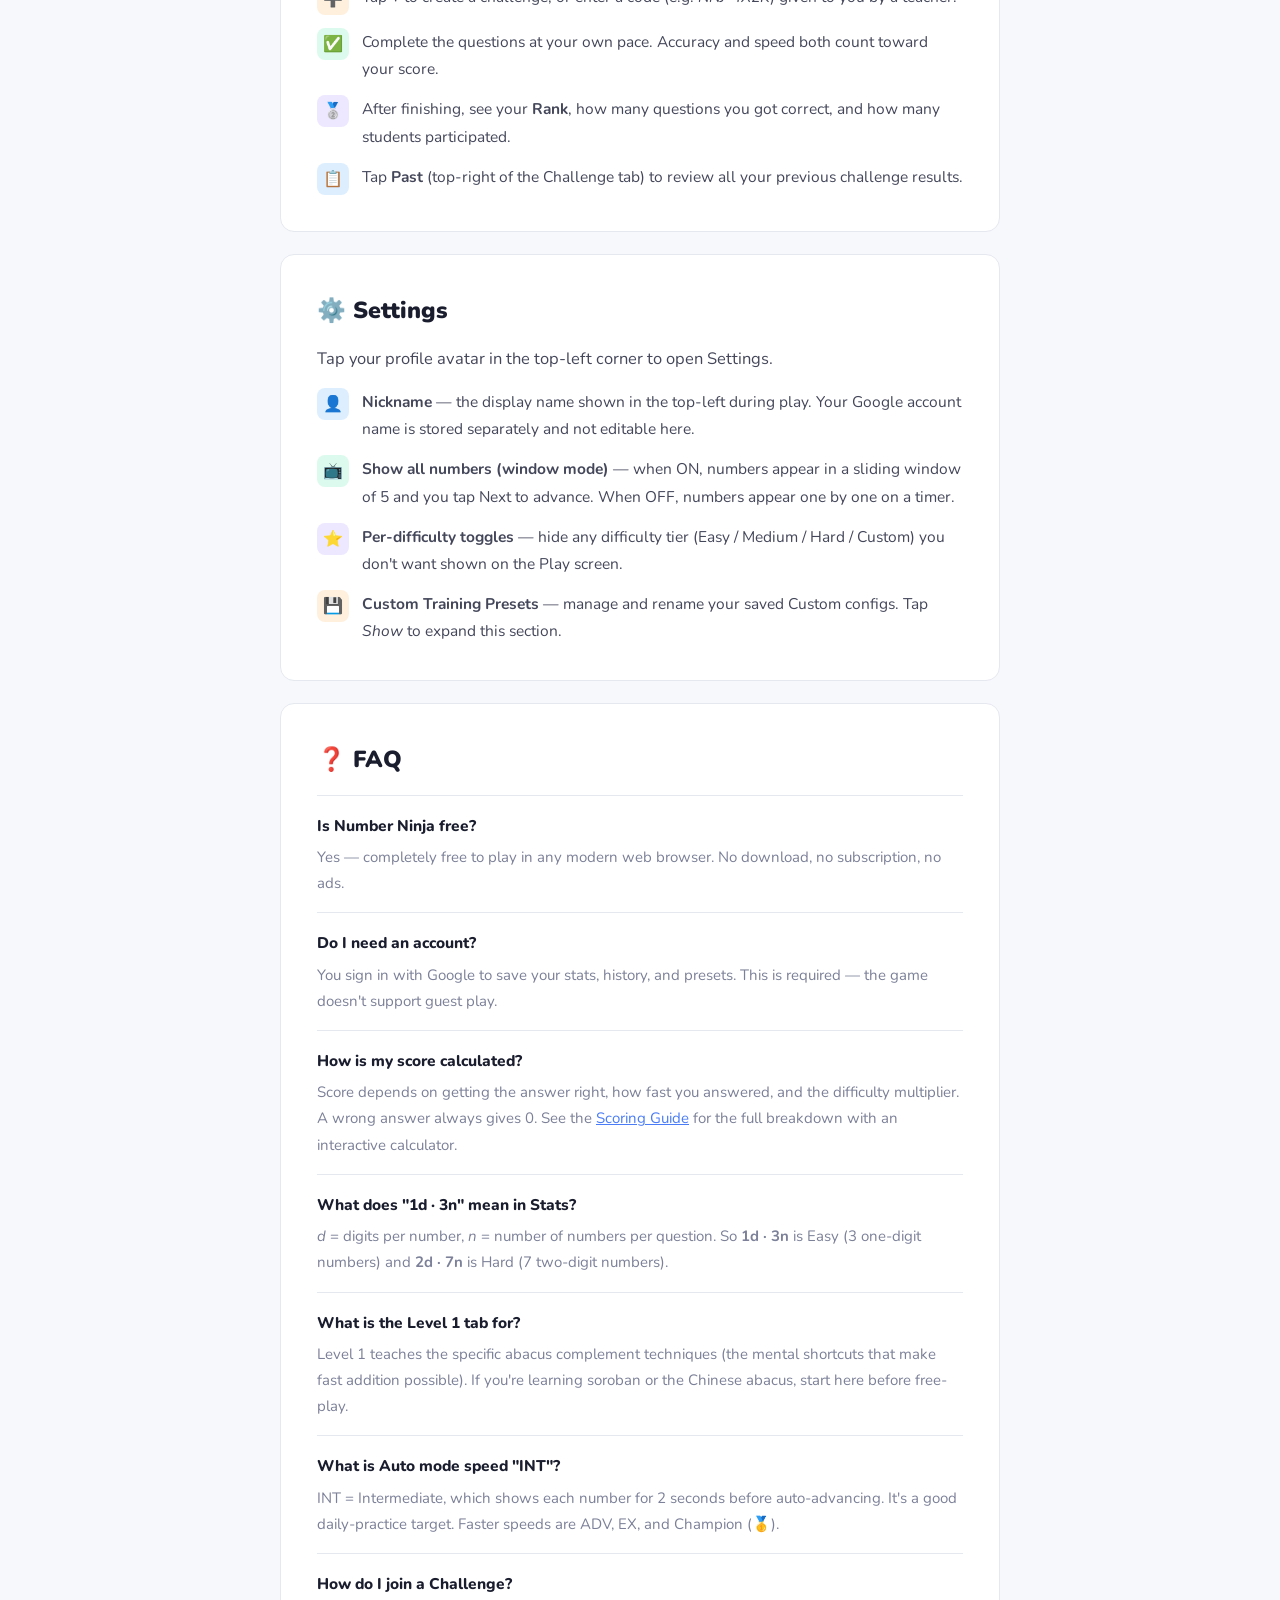
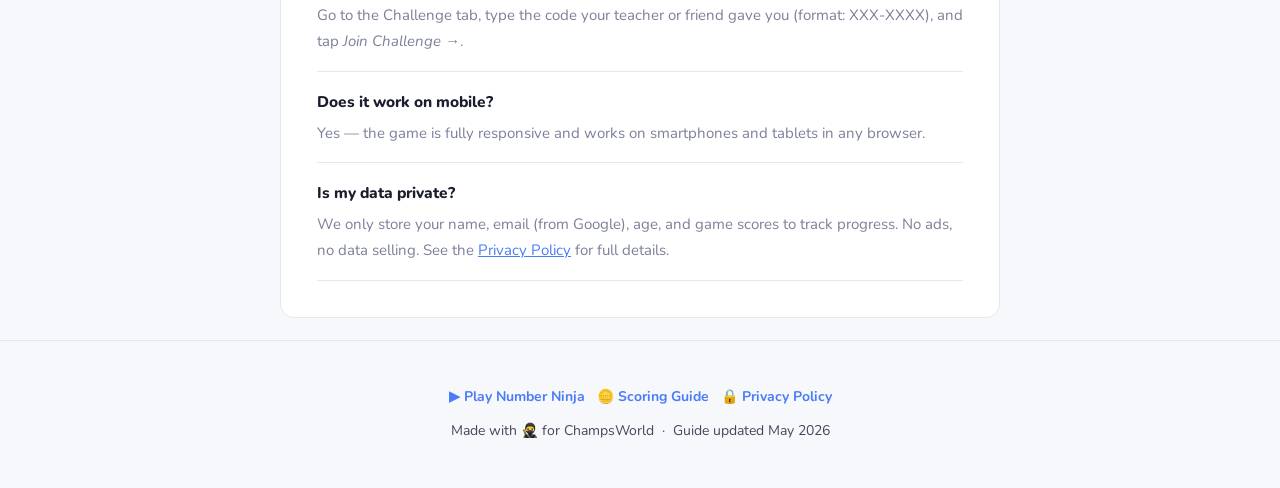
<file: UserGuide.html>
<!DOCTYPE html>
<html lang="en">
<head>
  <meta charset="UTF-8" />
  <meta name="viewport" content="width=device-width, initial-scale=1.0" />

  <!-- Favicons -->
  <link rel="icon" type="image/x-icon" href="favicon.ico" />
  <link rel="icon" type="image/png" sizes="64x64" href="favicon_64.png" />
  <link rel="apple-touch-icon" href="favicon_64.png" />

  <!-- ═══ SEO ESSENTIALS ═══ -->
  <title>How to Play Number Ninja – Complete User Guide | ChampsWorld Math Game</title>
  <meta name="description" content="Learn how to play Number Ninja, the free mental math game by ChampsWorld. This guide covers Easy/Medium/Hard/Custom difficulty, abacus Level 1 practice, scoring, stats, history, and challenge mode." />
  <meta name="keywords" content="Number Ninja guide, mental math game, ChampsWorld math, abacus math game, mental arithmetic practice, math for kids, number ninja how to play, abacus training game, math challenge game, champsworld number ninja" />
  <meta name="author" content="ChampsWorld" />
  <meta name="robots" content="index, follow" />
  <link rel="canonical" href="https://champsworld-hub.github.io/mathgame/UserGuide.html" />

  <!-- Open Graph (WhatsApp, Facebook previews) -->
  <meta property="og:type" content="article" />
  <meta property="og:title" content="How to Play Number Ninja – Complete Guide" />
  <meta property="og:description" content="Everything you need to know about Number Ninja: difficulties, abacus techniques, scoring, challenges and more." />
  <meta property="og:url" content="https://champsworld-hub.github.io/mathgame/UserGuide.html" />
  <meta property="og:site_name" content="ChampsWorld Number Ninja" />
  <meta property="og:image" content="https://champsworld-hub.github.io/mathgame/favicon_64.png" />

  <!-- Structured data: Google understands this is a SoftwareApplication guide -->
  <script type="application/ld+json">
  {
    "@context": "https://schema.org",
    "@type": "TechArticle",
    "headline": "How to Play Number Ninja – Complete User Guide",
    "description": "A beginner's guide to Number Ninja, the free browser-based mental math game by ChampsWorld. Covers difficulty levels, abacus techniques, scoring, stats, history and challenge mode.",
    "author": { "@type": "Organization", "name": "ChampsWorld" },
    "publisher": { "@type": "Organization", "name": "ChampsWorld" },
    "datePublished": "2026-05-20",
    "dateModified": "2026-05-20",
    "mainEntityOfPage": "https://champsworld-hub.github.io/mathgame/UserGuide.html",
    "about": {
      "@type": "SoftwareApplication",
      "name": "Number Ninja",
      "applicationCategory": "EducationalApplication",
      "operatingSystem": "Web Browser",
      "offers": { "@type": "Offer", "price": "0", "priceCurrency": "USD" },
      "url": "https://champsworld-hub.github.io/mathgame/"
    }
  }
  </script>

  <link rel="preconnect" href="https://fonts.googleapis.com" />
  <link href="https://fonts.googleapis.com/css2?family=Nunito:wght@400;600;700;800;900&display=swap" rel="stylesheet" />

  <style>
    :root {
      --brand:  #4a7cf7;
      --green:  #22c07a;
      --orange: #f7943a;
      --purple: #8b5cf6;
      --red:    #ef4444;
      --yellow: #f6c93e;
      --ink:    #1a1d2e;
      --ink2:   #44475a;
      --muted:  #7c8098;
      --rule:   #e6e8f0;
      --bg:     #f7f8fc;
      --card:   #ffffff;
      --r:      14px;
    }

    *, *::before, *::after { box-sizing: border-box; margin: 0; padding: 0; }

    body {
      font-family: 'Nunito', sans-serif;
      background: var(--bg);
      color: var(--ink2);
      font-size: 16.5px;
      line-height: 1.75;
    }

    a { color: var(--brand); }

    /* ── TOP NAV ── */
    .topnav {
      background: var(--card);
      border-bottom: 1px solid var(--rule);
      padding: 14px 24px;
      display: flex;
      align-items: center;
      justify-content: space-between;
      flex-wrap: wrap;
      gap: 10px;
      position: sticky; top: 0; z-index: 100;
    }
    .topnav-brand {
      font-size: 1.1rem;
      font-weight: 900;
      color: var(--ink);
      text-decoration: none;
      display: flex; align-items: center; gap: 8px;
    }
    .topnav-links { display: flex; gap: 6px; flex-wrap: wrap; }
    .topnav-links a {
      font-size: 13px;
      font-weight: 700;
      padding: 5px 13px;
      border-radius: 100px;
      text-decoration: none;
      background: var(--bg);
      color: var(--ink2);
      border: 1px solid var(--rule);
      transition: background .15s;
    }
    .topnav-links a:hover { background: #eef2ff; }
    .topnav-links a.active {
      background: var(--brand);
      color: #fff;
      border-color: var(--brand);
    }

    /* ── HERO ── */
    .hero {
      background: linear-gradient(135deg, #1a1d2e 0%, #2d3561 100%);
      color: #fff;
      text-align: center;
      padding: 70px 24px 60px;
    }
    .hero-label {
      display: inline-block;
      font-size: 12px; font-weight: 800;
      letter-spacing: .18em; text-transform: uppercase;
      color: var(--yellow);
      margin-bottom: 16px;
    }
    .hero h1 {
      font-size: clamp(2rem, 5.5vw, 3.2rem);
      font-weight: 900;
      line-height: 1.15;
      margin-bottom: 16px;
      color: #fff;
    }
    .hero h1 em { color: var(--yellow); font-style: normal; }
    .hero p {
      color: #b8bcda;
      font-size: 1.05rem;
      max-width: 540px;
      margin: 0 auto 28px;
    }
    .pill-row {
      display: flex; flex-wrap: wrap; gap: 8px; justify-content: center;
    }
    .pill {
      background: rgba(255,255,255,.1);
      border: 1px solid rgba(255,255,255,.2);
      border-radius: 100px;
      padding: 6px 16px;
      font-size: 13px; font-weight: 600;
      color: #dde0f5;
    }

    /* ── LAYOUT ── */
    .wrap { max-width: 760px; margin: 0 auto; padding: 0 20px; }

    /* ── TOC ── */
    .toc {
      background: var(--card);
      border: 1px solid var(--rule);
      border-radius: var(--r);
      padding: 28px 30px;
      margin: 40px auto;
    }
    .toc-title {
      font-size: 1rem; font-weight: 800;
      color: var(--ink); margin-bottom: 14px;
    }
    .toc ol {
      padding-left: 18px;
      columns: 2; column-gap: 28px;
    }
    .toc li { font-size: 14.5px; padding: 2px 0; }
    @media (max-width: 500px) { .toc ol { columns: 1; } }

    /* ── SECTIONS ── */
    .section {
      background: var(--card);
      border: 1px solid var(--rule);
      border-radius: var(--r);
      padding: 36px;
      margin-bottom: 22px;
      scroll-margin-top: 72px;
    }
    @media (max-width: 540px) { .section { padding: 24px 18px; } }

    .section-title {
      font-size: 1.45rem;
      font-weight: 900;
      color: var(--ink);
      margin-bottom: 14px;
    }
    h3 {
      font-size: 1rem; font-weight: 800;
      color: var(--ink);
      margin: 22px 0 8px;
    }
    p { color: var(--ink2); margin-bottom: 12px; }
    p:last-child { margin-bottom: 0; }

    /* ── DIFF CARDS ── */
    .diff-grid {
      display: grid;
      grid-template-columns: repeat(auto-fit, minmax(145px, 1fr));
      gap: 12px; margin-top: 18px;
    }
    .dc {
      border-radius: 12px;
      padding: 16px 15px;
      font-size: 14px;
      line-height: 1.55;
    }
    .dc strong { display: block; font-size: .95rem; font-weight: 800; margin-bottom: 5px; color: var(--ink); }
    .dc.easy   { background: #edfaf3; border: 2px solid #a8eacb; }
    .dc.med    { background: #fffceb; border: 2px solid #fce98a; }
    .dc.hard   { background: #fff2ed; border: 2px solid #fcc5ae; }
    .dc.custom { background: #f3eeff; border: 2px solid #c4aef8; }

    /* ── FEATURE LIST ── */
    .flist { list-style: none; padding: 0; display: flex; flex-direction: column; gap: 13px; margin-top: 14px; }
    .flist li { display: flex; gap: 13px; align-items: flex-start; font-size: 15.5px; }
    .ico {
      flex-shrink: 0; width: 32px; height: 32px;
      border-radius: 8px; display: grid; place-items: center;
      font-size: 16px; line-height: 1;
    }
    .ico.b { background: #ddeeff; }
    .ico.g { background: #ddfaee; }
    .ico.o { background: #fff0dd; }
    .ico.p { background: #ede8ff; }

    /* ── TAB CHIPS ── */
    .tabs { display: flex; flex-wrap: wrap; gap: 8px; margin: 14px 0; }
    .tc {
      border-radius: 100px; padding: 6px 16px;
      font-size: 13.5px; font-weight: 700; border: 2px solid;
    }
    .tc.play   { background: #eef3ff; border-color: #adc2fb; color: #2a4fcf; }
    .tc.level  { background: #fff4e8; border-color: #fcc880; color: #a05410; }
    .tc.stats  { background: #edfaf3; border-color: #8ee8b6; color: #14834a; }
    .tc.hist   { background: #fffceb; border-color: #fce98a; color: #7a6200; }
    .tc.chal   { background: #f4eeff; border-color: #c4aef8; color: #5b2cc4; }

    /* ── CALLOUT ── */
    .callout {
      background: #fffbea;
      border-left: 4px solid var(--yellow);
      border-radius: 0 10px 10px 0;
      padding: 13px 17px;
      font-size: 15px; color: #685010;
      margin: 16px 0;
    }
    .callout strong { color: #5a3d00; }

    /* ── LINK CARD (cross-links) ── */
    .link-card {
      display: flex; align-items: center; gap: 14px;
      background: #f0f4ff;
      border: 2px solid #c5d3fb;
      border-radius: 12px;
      padding: 15px 20px;
      text-decoration: none;
      color: var(--ink2);
      margin: 16px 0;
      transition: background .15s;
    }
    .link-card:hover { background: #e2eaff; }
    .link-card-icon { font-size: 26px; flex-shrink: 0; }
    .link-card-text strong { display: block; color: var(--ink); font-size: 15.5px; }
    .link-card-text span { font-size: 13.5px; color: var(--muted); }

    /* ── FAQ ── */
    .faq-item { border-top: 1px solid var(--rule); padding: 16px 0; }
    .faq-item:last-child { border-bottom: 1px solid var(--rule); }
    .faq-q { font-weight: 800; color: var(--ink); margin-bottom: 5px; font-size: 15.5px; }
    .faq-a { font-size: 15px; color: var(--muted); }

    /* ── FOOTER ── */
    footer {
      text-align: center;
      padding: 44px 20px;
      font-size: 14px;
      color: var(--muted);
      border-top: 1px solid var(--rule);
      margin-top: 10px;
    }
    footer .foot-links { display: flex; flex-wrap: wrap; gap: 12px; justify-content: center; margin-bottom: 10px; }
    footer a { color: var(--brand); text-decoration: none; font-weight: 700; }
  </style>
</head>
<body>

<!-- ══════ TOP NAV ══════ -->
<nav class="topnav">
  <a class="topnav-brand" href="https://champsworld-hub.github.io/mathgame/">
    <img src="logo_header.png" alt="ChampsWorld" height="32" style="border-radius:6px; vertical-align:middle;" />
    <span>Number Ninja</span>
  </a>
  <div class="topnav-links">
    <a href="https://champsworld-hub.github.io/mathgame/" >▶ Play</a>
    <a href="UserGuide.html" class="active">📖 Guide</a>
    <a href="ScoringGuide.html">🪙 Scoring</a>
    <a href="privacy.html">🔒 Privacy</a>
  </div>
</nav>

<!-- ══════ HERO ══════ -->
<header class="hero">
  <p class="hero-label">
    <img src="logo_header.png" alt="ChampsWorld" height="28" style="border-radius:5px; vertical-align:middle; margin-right:8px;" />ChampsWorld · Complete Guide
  </p>
  <h1>Master <em>Number Ninja</em><br>— the Mental Math Game</h1>
  <p>Numbers flash one by one. Keep a running total in your head. Type your answer. Here's everything you need to become a champion.</p>
  <div class="pill-row">
    <span class="pill">🆓 Free to play</span>
    <span class="pill">🧮 Abacus techniques</span>
    <span class="pill">📊 Progress tracking</span>
    <span class="pill">🏆 Live challenges</span>
    <span class="pill">🌐 Works in any browser</span>
  </div>
</header>

<div class="wrap">

  <!-- TOC -->
  <nav class="toc" aria-label="Contents">
    <p class="toc-title">📖 What's in this guide</p>
    <ol>
      <li><a href="#what-is">What is Number Ninja?</a></li>
      <li><a href="#how-to-play">How to play</a></li>
      <li><a href="#difficulty">Difficulty levels</a></li>
      <li><a href="#custom">Custom mode</a></li>
      <li><a href="#level1">Level 1 – Abacus practice</a></li>
      <li><a href="#stats">Stats tab</a></li>
      <li><a href="#history">History tab</a></li>
      <li><a href="#challenge">Challenge mode</a></li>
      <li><a href="#settings">Settings</a></li>
      <li><a href="#faq">FAQ</a></li>
    </ol>
  </nav>

  <main>

    <!-- 1 -->
    <article class="section" id="what-is">
      <h2 class="section-title">🧮 What is Number Ninja?</h2>
      <p><strong>Number Ninja</strong> is a free, browser-based mental arithmetic game made by <strong>ChampsWorld</strong>. It trains the skill of holding a running total in your head as numbers appear one at a time on screen — exactly the mental workout used in competitive abacus (soroban) training.</p>
      <p>The game is simple: numbers flash in sequence, you keep adding or subtracting as they appear, and at the end you type your answer. No pen. No calculator. Pure mental math.</p>
      <p>It's designed for students, abacus learners, competitive math fans, and anyone who wants a sharper, faster brain. All you need is a Google account to sign in — the game itself is completely free.</p>
    </article>

    <!-- 2 -->
    <article class="section" id="how-to-play">
      <h2 class="section-title">🎮 How to Play</h2>
      <p>Everything lives inside five tabs across the top of the screen:</p>
      <div class="tabs">
        <span class="tc play">🎮 Play</span>
        <span class="tc level">🔢 Level 1</span>
        <span class="tc stats">📊 Stats</span>
        <span class="tc hist">📋 History</span>
        <span class="tc chal">🏆 Challenge</span>
      </div>

      <h3>Step-by-step</h3>
      <ul class="flist">
        <li><span class="ico b">1️⃣</span><span>Go to <strong>Play</strong>, pick a difficulty (Easy / Medium / Hard / Custom), and tap <em>Start Game!</em></span></li>
        <li><span class="ico b">2️⃣</span><span>Numbers appear <strong>one by one</strong>. Keep a running total in your head — add or subtract each new number as it arrives.</span></li>
        <li><span class="ico g">3️⃣</span><span>After the last number, type your final total and submit. You'll see instantly if you're right and how many points you earned.</span></li>
        <li><span class="ico o">4️⃣</span><span>Play more games to build streaks, climb your average score, and work towards harder levels.</span></li>
      </ul>

      <div class="callout">
        <strong>💡 Window mode:</strong> In Settings you can turn on <em>Show all numbers</em>. This shows numbers in a <strong>sliding window of 5</strong> — you tap Next to advance through them. Good for beginners who want a little more time to look.
      </div>
    </article>

    <!-- 3 -->
    <article class="section" id="difficulty">
      <h2 class="section-title">⭐ Difficulty Levels</h2>
      <p>Choose your challenge on the Play screen. Difficulty controls how many numbers appear and how many digits each can have.</p>
      <div class="diff-grid">
        <div class="dc easy"><strong>⭐ Easy</strong>3 numbers<br>up to 1 digit each<br><em>(values 1–9)</em></div>
        <div class="dc med"><strong>⭐⭐ Medium</strong>5 numbers<br>up to 2 digits each<br><em>(values 1–99)</em></div>
        <div class="dc hard"><strong>⭐⭐⭐ Hard</strong>7 numbers<br>up to 2 digits each<br><em>(values 1–99)</em></div>
        <div class="dc custom"><strong>⚙️ Custom</strong>You choose<br>digits &amp; row count<br><em>Manual or Auto</em></div>
      </div>
      <p style="margin-top:16px;">Start on <strong>Easy</strong> until you can answer consistently in under 5 seconds, then move to Medium. Each harder level gives a score multiplier — see the scoring guide below.</p>

      <a class="link-card" href="ScoringGuide.html">
        <span class="link-card-icon">🪙</span>
        <span class="link-card-text">
          <strong>How is my score calculated?</strong>
          <span>Read the full Scoring Guide →</span>
        </span>
      </a>
    </article>

    <!-- 4 -->
    <article class="section" id="custom">
      <h2 class="section-title">⚙️ Custom Mode</h2>
      <p>Custom gives you full control for targeted training sessions.</p>
      <ul class="flist">
        <li><span class="ico p">🔢</span><span><strong>Digits per number</strong> — slider from 1 digit (1–9) up to 8 digits. Use this to train huge-number addition.</span></li>
        <li><span class="ico p">📋</span><span><strong>Number of rows</strong> — 2 terms up to 1010+. 20–50 rows makes for an intense workout session.</span></li>
        <li><span class="ico o">✋</span><span><strong>Manual mode</strong> — you tap <em>Next</em> yourself to reveal each number. Best when learning a new technique.</span></li>
        <li><span class="ico g">⏱️</span><span><strong>Auto mode</strong> — numbers advance automatically. Pick a speed: BG (Beginner) → LR → INT (Intermediate, 2 sec/number) → ADV → EX → 🥇 Champion.</span></li>
        <li><span class="ico b">💾</span><span><strong>Save as preset</strong> — save your favourite config and reload it any time from the <em>Load a preset…</em> dropdown.</span></li>
      </ul>
    </article>

    <!-- 5 -->
    <article class="section" id="level1">
      <h2 class="section-title">🔢 Level 1 – Abacus Technique Practice</h2>
      <p>The <strong>Level 1</strong> tab drills the core abacus mental-math techniques one operation at a time, rather than random free-play.</p>

      <h3>Operation types</h3>
      <ul class="flist">
        <li><span class="ico g">🟢</span><span><strong>Direct</strong> — straightforward addition with no boundary crossing. Start here.</span></li>
        <li><span class="ico b">🔵</span><span><strong>+5s</strong> — adding numbers that cross the 5-bead boundary (e.g. +1 → remove 4, add 5).</span></li>
        <li><span class="ico o">🟠</span><span><strong>−5s</strong> — subtracting across the 5-bead boundary (e.g. −1 → add 4, remove 5).</span></li>
        <li><span class="ico p">🟣</span><span><strong>+10s</strong> — adding numbers that cross the 10-bead (decade) boundary.</span></li>
        <li><span class="ico p">🔴</span><span><strong>−10s</strong> — subtracting across the decade boundary.</span></li>
      </ul>
      <p>Each type has sub-operations and shows a technique card with an explanation and memory tip. You also pick <strong>rows per question</strong> (2–7) to control how many numbers appear per round.</p>

      <div class="callout">
        <strong>💡 How to use Level 1:</strong> Drill with 2 rows on Manual mode until the technique feels automatic, then increase rows and switch to Auto → Intermediate speed (2 sec/number).
      </div>
    </article>

    <!-- 6 -->
    <article class="section" id="stats">
      <h2 class="section-title">📊 Stats</h2>
      <p>The <strong>Stats</strong> tab gives you a full picture of your progress over all games you've played.</p>
      <ul class="flist">
        <li><span class="ico g">✅</span><span><strong>Accuracy</strong> — percentage of questions you've answered correctly overall, shown as a ring chart.</span></li>
        <li><span class="ico b">🏅</span><span><strong>Total score, Avg score, Best score</strong> — your all-time scoring summary.</span></li>
        <li><span class="ico o">🔥</span><span><strong>Best streak</strong> — longest run of correct answers in a row.</span></li>
        <li><span class="ico p">📊</span><span><strong>Accuracy by Difficulty</strong> — bar showing your hit rate at each difficulty (e.g. <em>1d·3n</em> = 1 digit, 3 numbers). Spot your weak points fast.</span></li>
        <li><span class="ico g">📈</span><span><strong>Avg Score by Difficulty</strong> — compare performance across all difficulty levels.</span></li>
      </ul>
      <p>The difficulty label format is <strong>Xd · Yn</strong> — X digits per number, Y numbers per question. So <em>2d · 7n</em> is Hard mode.</p>
    </article>

    <!-- 7 -->
    <article class="section" id="history">
      <h2 class="section-title">📋 History</h2>
      <p>Every game you play is saved and shown in the <strong>History</strong> tab, newest first. Each entry shows:</p>
      <ul class="flist">
        <li><span class="ico g">✅</span><span>Whether you were <strong>Correct</strong> or wrong, and the exact number sequence shown (e.g. <em>+8 +1 −4</em>).</span></li>
        <li><span class="ico b">🔢</span><span>The <strong>correct answer</strong> and your answer — useful for reviewing mistakes.</span></li>
        <li><span class="ico o">⏱️</span><span>How long you took, how many points you earned, and the difficulty setting.</span></li>
      </ul>
      <p>History is paginated (20 per page) and marked <strong style="color:#dc2626;">● Live</strong> — new games appear in real time without refreshing.</p>
    </article>

    <!-- 8 -->
    <article class="section" id="challenge">
      <h2 class="section-title">🏆 Challenge Mode</h2>
      <p><strong>Challenges</strong> let you compete against other players — typically a class of students or a group of friends — on the same set of questions.</p>
      <ul class="flist">
        <li><span class="ico o">➕</span><span>Tap <strong>+</strong> to create a challenge, or enter a code (e.g. <em>NNJ-4X2K</em>) given to you by a teacher.</span></li>
        <li><span class="ico g">✅</span><span>Complete the questions at your own pace. Accuracy and speed both count toward your score.</span></li>
        <li><span class="ico p">🥈</span><span>After finishing, see your <strong>Rank</strong>, how many questions you got correct, and how many students participated.</span></li>
        <li><span class="ico b">📋</span><span>Tap <strong>Past</strong> (top-right of the Challenge tab) to review all your previous challenge results.</span></li>
      </ul>
    </article>

    <!-- 9 -->
    <article class="section" id="settings">
      <h2 class="section-title">⚙️ Settings</h2>
      <p>Tap your profile avatar in the top-left corner to open Settings.</p>
      <ul class="flist">
        <li><span class="ico b">👤</span><span><strong>Nickname</strong> — the display name shown in the top-left during play. Your Google account name is stored separately and not editable here.</span></li>
        <li><span class="ico g">📺</span><span><strong>Show all numbers (window mode)</strong> — when ON, numbers appear in a sliding window of 5 and you tap Next to advance. When OFF, numbers appear one by one on a timer.</span></li>
        <li><span class="ico p">⭐</span><span><strong>Per-difficulty toggles</strong> — hide any difficulty tier (Easy / Medium / Hard / Custom) you don't want shown on the Play screen.</span></li>
        <li><span class="ico o">💾</span><span><strong>Custom Training Presets</strong> — manage and rename your saved Custom configs. Tap <em>Show</em> to expand this section.</span></li>
      </ul>
    </article>

    <!-- 10 -->
    <article class="section" id="faq">
      <h2 class="section-title">❓ FAQ</h2>

      <div class="faq-item">
        <p class="faq-q">Is Number Ninja free?</p>
        <p class="faq-a">Yes — completely free to play in any modern web browser. No download, no subscription, no ads.</p>
      </div>
      <div class="faq-item">
        <p class="faq-q">Do I need an account?</p>
        <p class="faq-a">You sign in with Google to save your stats, history, and presets. This is required — the game doesn't support guest play.</p>
      </div>
      <div class="faq-item">
        <p class="faq-q">How is my score calculated?</p>
        <p class="faq-a">Score depends on getting the answer right, how fast you answered, and the difficulty multiplier. A wrong answer always gives 0. See the <a href="ScoringGuide.html">Scoring Guide</a> for the full breakdown with an interactive calculator.</p>
      </div>
      <div class="faq-item">
        <p class="faq-q">What does "1d · 3n" mean in Stats?</p>
        <p class="faq-a"><em>d</em> = digits per number, <em>n</em> = number of numbers per question. So <strong>1d · 3n</strong> is Easy (3 one-digit numbers) and <strong>2d · 7n</strong> is Hard (7 two-digit numbers).</p>
      </div>
      <div class="faq-item">
        <p class="faq-q">What is the Level 1 tab for?</p>
        <p class="faq-a">Level 1 teaches the specific abacus complement techniques (the mental shortcuts that make fast addition possible). If you're learning soroban or the Chinese abacus, start here before free-play.</p>
      </div>
      <div class="faq-item">
        <p class="faq-q">What is Auto mode speed "INT"?</p>
        <p class="faq-a">INT = Intermediate, which shows each number for 2 seconds before auto-advancing. It's a good daily-practice target. Faster speeds are ADV, EX, and Champion (🥇).</p>
      </div>
      <div class="faq-item">
        <p class="faq-q">How do I join a Challenge?</p>
        <p class="faq-a">Go to the Challenge tab, type the code your teacher or friend gave you (format: XXX-XXXX), and tap <em>Join Challenge →</em>.</p>
      </div>
      <div class="faq-item">
        <p class="faq-q">Does it work on mobile?</p>
        <p class="faq-a">Yes — the game is fully responsive and works on smartphones and tablets in any browser.</p>
      </div>
      <div class="faq-item">
        <p class="faq-q">Is my data private?</p>
        <p class="faq-a">We only store your name, email (from Google), age, and game scores to track progress. No ads, no data selling. See the <a href="privacy.html">Privacy Policy</a> for full details.</p>
      </div>

    </article>

  </main>
</div>

<!-- ══════ FOOTER ══════ -->
<footer>
  <div class="foot-links">
    <a href="https://champsworld-hub.github.io/mathgame/">▶ Play Number Ninja</a>
    <a href="ScoringGuide.html">🪙 Scoring Guide</a>
    <a href="privacy.html">🔒 Privacy Policy</a>
  </div>
  <p>Made with 🥷 for ChampsWorld &nbsp;·&nbsp; Guide updated May 2026</p>
</footer>

</body>
</html>
</file>
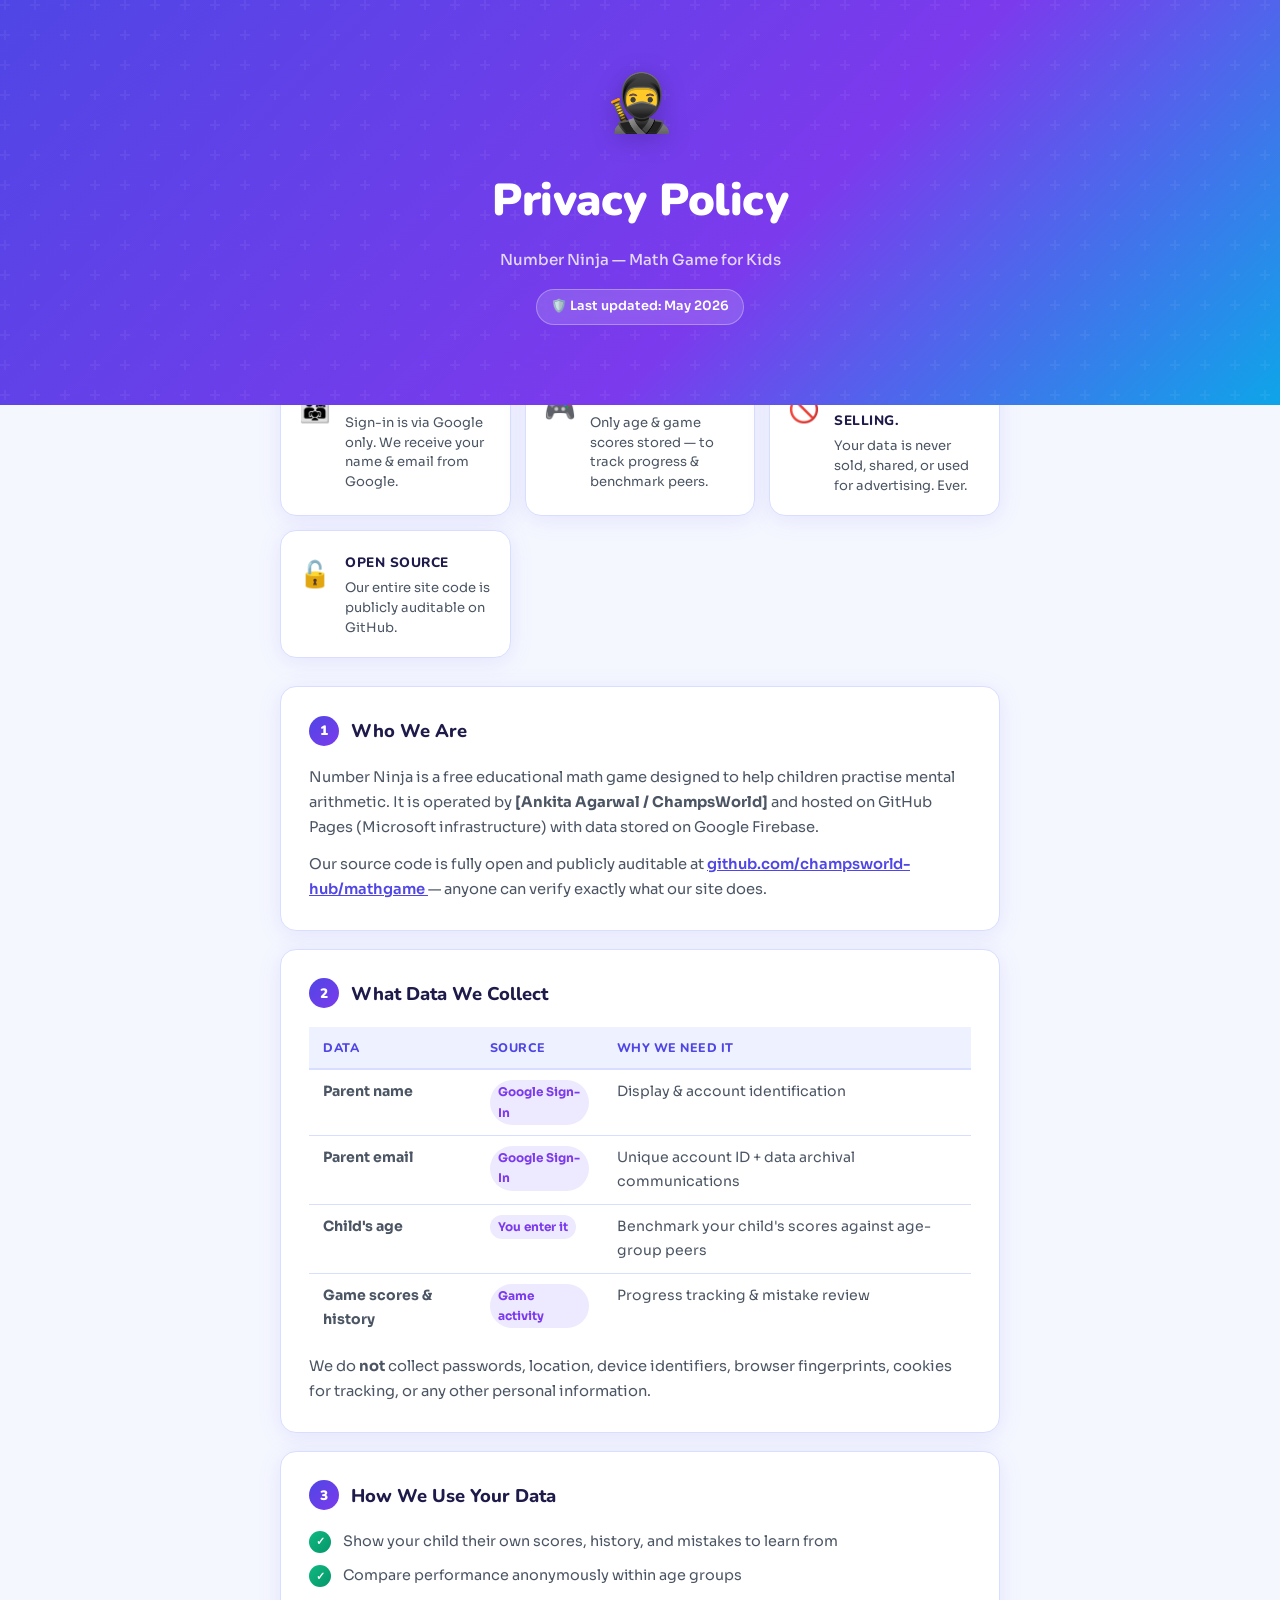
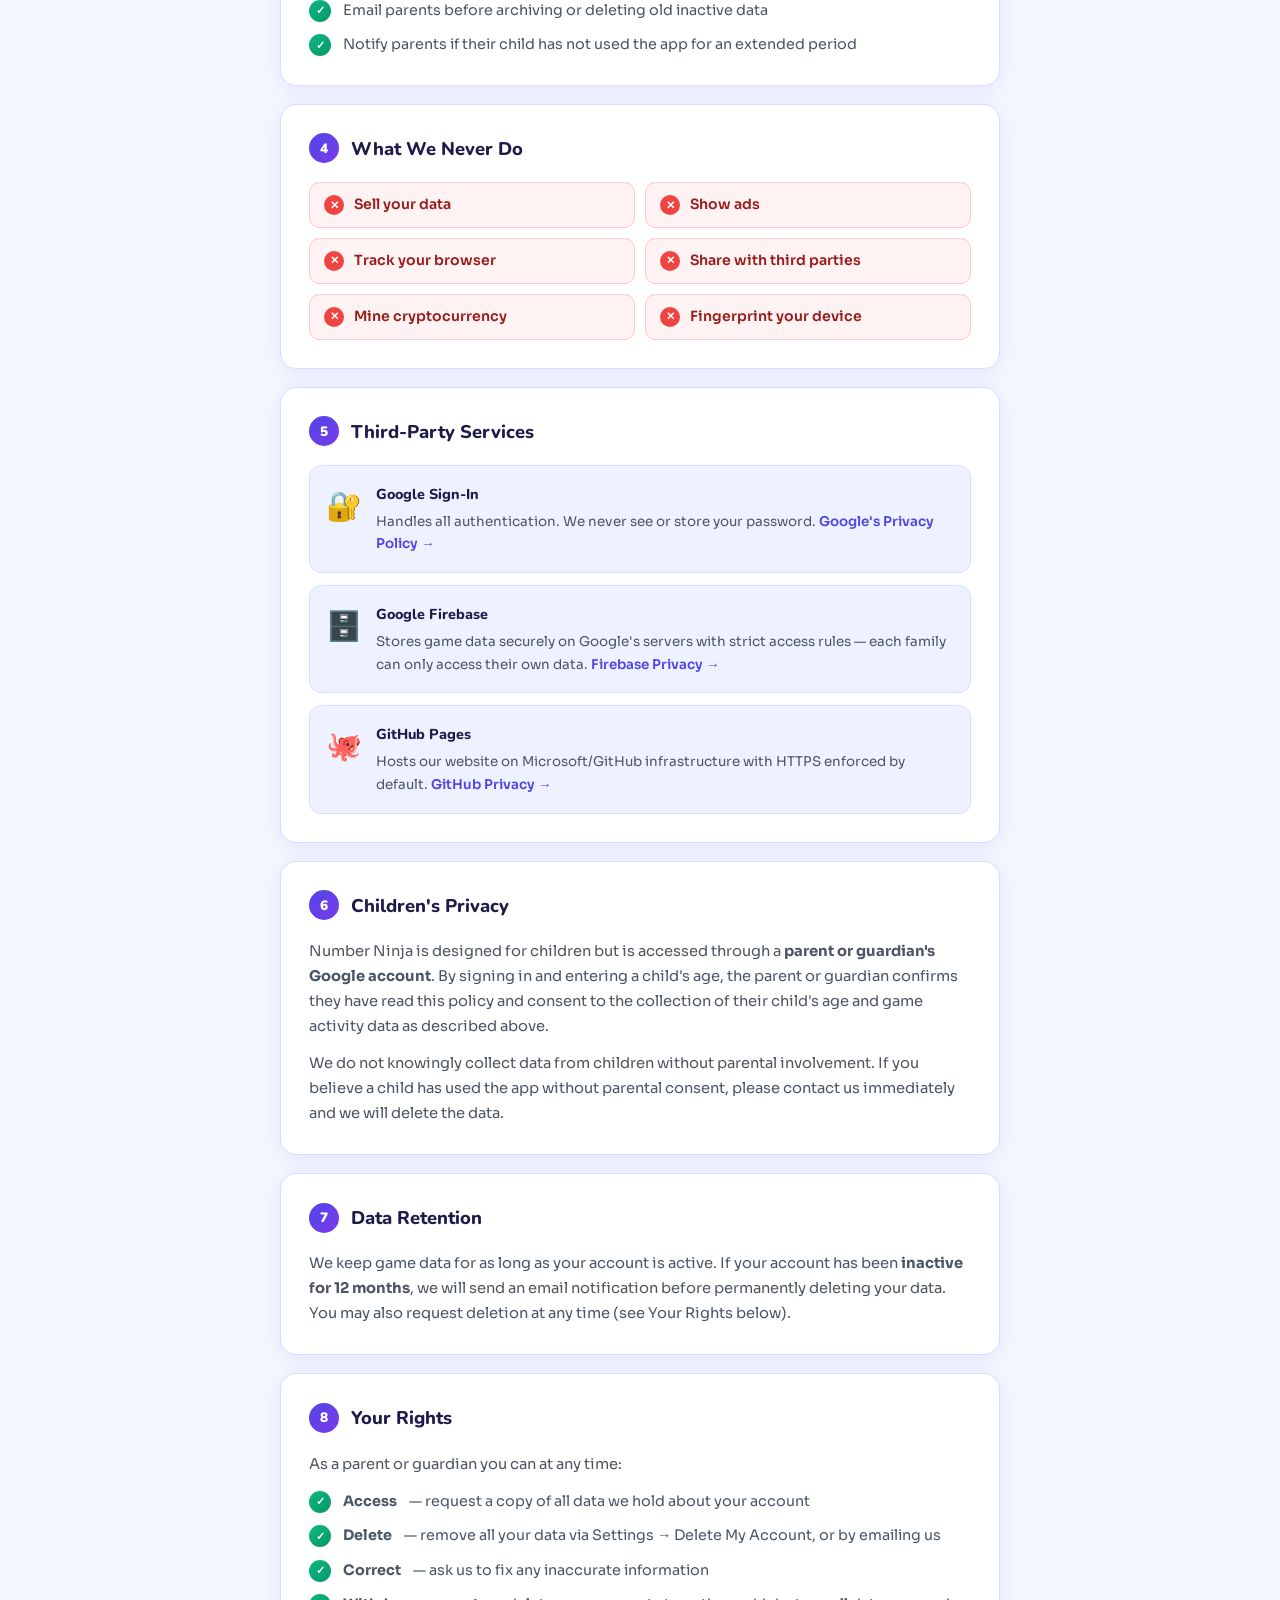
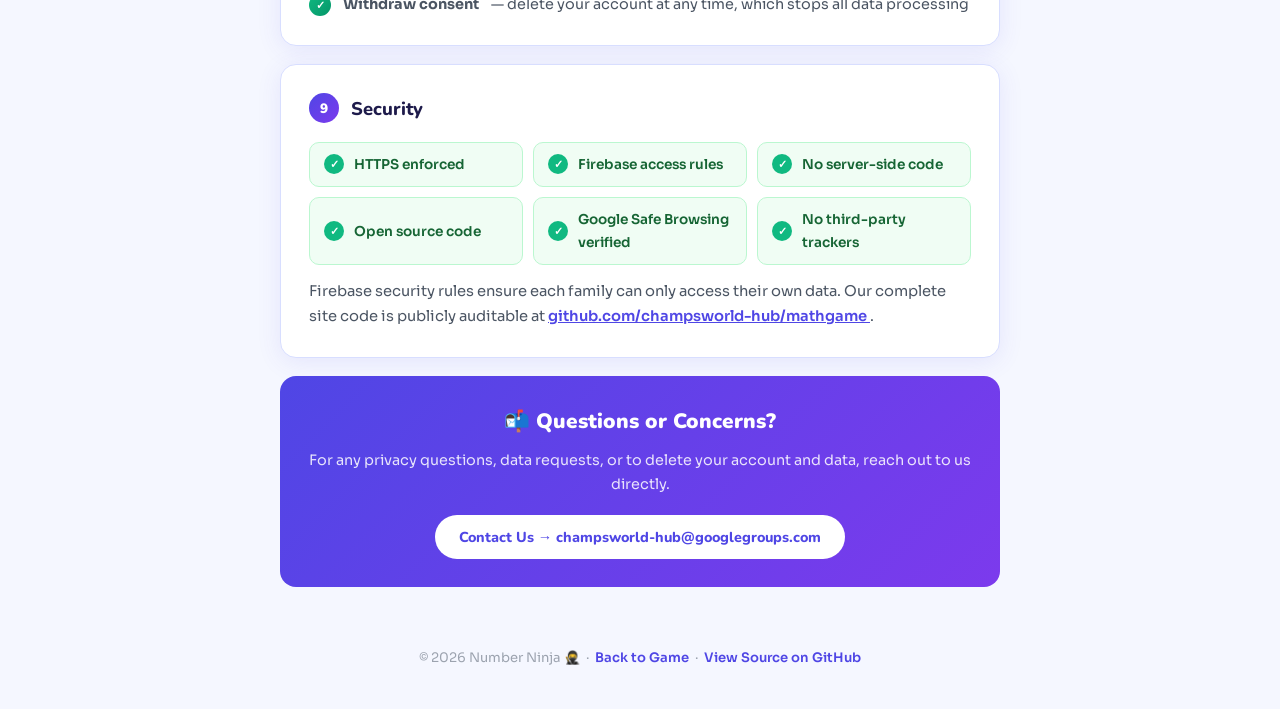
<file: public/privacy.html>
<!DOCTYPE html>
<html lang="en">
<head>
  <meta charset="UTF-8" />
  <meta name="viewport" content="width=device-width, initial-scale=1.0" />
  <title>Privacy Policy — Number Ninja 🥷</title>
  <link href="https://fonts.googleapis.com/css2?family=Nunito:wght@400;600;700;800;900&family=Sora:wght@400;500;600;700&display=swap" rel="stylesheet" />
  <style>
    *, *::before, *::after { box-sizing: border-box; margin: 0; padding: 0; }

    :root {
      --bg: #f5f7ff;
      --surface: #ffffff;
      --surface2: #eef1ff;
      --border: #d8deff;
      --accent: #4f46e5;
      --accent2: #7c3aed;
      --accent3: #0ea5e9;
      --green: #10b981;
      --red: #ef4444;
      --yellow: #f59e0b;
      --text: #1e1b4b;
      --text2: #4b5563;
      --text3: #9ca3af;
      --shadow: 0 4px 24px rgba(79,70,229,0.10);
      --radius: 16px;
    }

    body {
      font-family: 'Sora', sans-serif;
      background: var(--bg);
      color: var(--text);
      min-height: 100vh;
      line-height: 1.7;
    }

    /* ── Hero ── */
    .hero {
      background: linear-gradient(135deg, #4f46e5 0%, #7c3aed 60%, #0ea5e9 100%);
      padding: 56px 24px 80px;
      text-align: center;
      position: relative;
      overflow: hidden;
    }
    .hero::before {
      content: '';
      position: absolute;
      inset: 0;
      background: url("data:image/svg+xml,%3Csvg width='60' height='60' viewBox='0 0 60 60' xmlns='http://www.w3.org/2000/svg'%3E%3Cg fill='none' fill-rule='evenodd'%3E%3Cg fill='%23ffffff' fill-opacity='0.05'%3E%3Cpath d='M36 34v-4h-2v4h-4v2h4v4h2v-4h4v-2h-4zm0-30V0h-2v4h-4v2h4v4h2V6h4V4h-4zM6 34v-4H4v4H0v2h4v4h2v-4h4v-2H6zM6 4V0H4v4H0v2h4v4h2V6h4V4H6z'/%3E%3C/g%3E%3C/g%3E%3C/svg%3E");
    }
    .hero-emoji {
      font-size: 3.5rem;
      display: block;
      margin-bottom: 12px;
      filter: drop-shadow(0 4px 12px rgba(0,0,0,0.2));
      animation: float 3s ease-in-out infinite;
    }
    @keyframes float {
      0%, 100% { transform: translateY(0); }
      50% { transform: translateY(-8px); }
    }
    .hero h1 {
      font-family: 'Nunito', sans-serif;
      font-size: clamp(1.8rem, 5vw, 2.8rem);
      font-weight: 900;
      color: #fff;
      letter-spacing: -0.5px;
      margin-bottom: 8px;
    }
    .hero p {
      color: rgba(255,255,255,0.8);
      font-size: 0.95rem;
      font-weight: 500;
    }
    .badge {
      display: inline-flex;
      align-items: center;
      gap: 6px;
      background: rgba(255,255,255,0.15);
      border: 1px solid rgba(255,255,255,0.3);
      color: #fff;
      font-size: 0.8rem;
      font-weight: 600;
      padding: 6px 14px;
      border-radius: 999px;
      margin-top: 16px;
      backdrop-filter: blur(8px);
    }

    /* ── Layout ── */
    .container {
      max-width: 760px;
      margin: -40px auto 60px;
      padding: 0 20px;
    }

    /* ── Quick Summary Cards ── */
    .summary-grid {
      display: grid;
      grid-template-columns: repeat(auto-fit, minmax(200px, 1fr));
      gap: 14px;
      margin-bottom: 28px;
    }
    .summary-card {
      background: var(--surface);
      border: 1.5px solid var(--border);
      border-radius: var(--radius);
      padding: 20px 18px;
      box-shadow: var(--shadow);
      display: flex;
      align-items: flex-start;
      gap: 14px;
    }
    .summary-card .icon {
      font-size: 1.6rem;
      flex-shrink: 0;
      margin-top: 2px;
    }
    .summary-card h3 {
      font-family: 'Nunito', sans-serif;
      font-size: 0.85rem;
      font-weight: 800;
      color: var(--text);
      margin-bottom: 4px;
      text-transform: uppercase;
      letter-spacing: 0.5px;
    }
    .summary-card p {
      font-size: 0.82rem;
      color: var(--text2);
      line-height: 1.5;
    }

    /* ── Section Card ── */
    .card {
      background: var(--surface);
      border: 1.5px solid var(--border);
      border-radius: var(--radius);
      padding: 28px 28px;
      margin-bottom: 18px;
      box-shadow: var(--shadow);
    }
    .card-header {
      display: flex;
      align-items: center;
      gap: 12px;
      margin-bottom: 18px;
    }
    .card-num {
      background: linear-gradient(135deg, var(--accent), var(--accent2));
      color: #fff;
      font-family: 'Nunito', sans-serif;
      font-weight: 900;
      font-size: 0.85rem;
      width: 30px;
      height: 30px;
      border-radius: 50%;
      display: flex;
      align-items: center;
      justify-content: center;
      flex-shrink: 0;
    }
    .card h2 {
      font-family: 'Nunito', sans-serif;
      font-size: 1.15rem;
      font-weight: 800;
      color: var(--text);
    }
    .card p {
      color: var(--text2);
      font-size: 0.92rem;
      margin-bottom: 12px;
    }
    .card p:last-child { margin-bottom: 0; }

    /* ── Data Table ── */
    .data-table {
      width: 100%;
      border-collapse: collapse;
      font-size: 0.88rem;
      margin: 4px 0 12px;
    }
    .data-table th {
      background: var(--surface2);
      color: var(--accent);
      font-family: 'Nunito', sans-serif;
      font-weight: 800;
      font-size: 0.78rem;
      text-transform: uppercase;
      letter-spacing: 0.5px;
      padding: 10px 14px;
      text-align: left;
      border-bottom: 2px solid var(--border);
    }
    .data-table td {
      padding: 10px 14px;
      border-bottom: 1px solid var(--border);
      color: var(--text2);
      vertical-align: top;
    }
    .data-table tr:last-child td { border-bottom: none; }
    .data-table tr:hover td { background: var(--surface2); }
    .tag {
      display: inline-block;
      background: #ede9fe;
      color: var(--accent2);
      font-size: 0.75rem;
      font-weight: 700;
      padding: 2px 8px;
      border-radius: 999px;
    }

    /* ── Never List ── */
    .never-list {
      list-style: none;
      display: grid;
      grid-template-columns: repeat(auto-fit, minmax(220px, 1fr));
      gap: 10px;
      margin-top: 4px;
    }
    .never-list li {
      display: flex;
      align-items: center;
      gap: 10px;
      background: #fef2f2;
      border: 1px solid #fecaca;
      border-radius: 10px;
      padding: 10px 14px;
      font-size: 0.88rem;
      color: #991b1b;
      font-weight: 600;
    }
    .never-list li::before {
      content: '✕';
      background: var(--red);
      color: #fff;
      font-size: 0.7rem;
      font-weight: 900;
      width: 20px;
      height: 20px;
      border-radius: 50%;
      display: flex;
      align-items: center;
      justify-content: center;
      flex-shrink: 0;
    }

    /* ── Rights List ── */
    .rights-list {
      list-style: none;
      display: flex;
      flex-direction: column;
      gap: 10px;
      margin-top: 4px;
    }
    .rights-list li {
      display: flex;
      align-items: flex-start;
      gap: 12px;
      font-size: 0.9rem;
      color: var(--text2);
    }
    .rights-list li .dot {
      width: 22px;
      height: 22px;
      background: linear-gradient(135deg, var(--green), #059669);
      border-radius: 50%;
      display: flex;
      align-items: center;
      justify-content: center;
      font-size: 0.7rem;
      color: #fff;
      font-weight: 900;
      flex-shrink: 0;
      margin-top: 2px;
    }

    /* ── Third Party ── */
    .third-party-item {
      display: flex;
      align-items: flex-start;
      gap: 14px;
      background: var(--surface2);
      border: 1px solid var(--border);
      border-radius: 12px;
      padding: 16px;
      margin-bottom: 12px;
    }
    .third-party-item:last-child { margin-bottom: 0; }
    .third-party-item .tp-icon {
      font-size: 1.8rem;
      flex-shrink: 0;
    }
    .third-party-item h4 {
      font-family: 'Nunito', sans-serif;
      font-weight: 800;
      font-size: 0.9rem;
      color: var(--text);
      margin-bottom: 4px;
    }
    .third-party-item p {
      font-size: 0.84rem;
      color: var(--text2);
      margin: 0;
    }
    .third-party-item a {
      color: var(--accent);
      font-weight: 600;
      text-decoration: none;
    }
    .third-party-item a:hover { text-decoration: underline; }

    /* ── Security Badges ── */
    .security-grid {
      display: grid;
      grid-template-columns: repeat(auto-fit, minmax(180px, 1fr));
      gap: 10px;
      margin-top: 4px;
    }
    .security-item {
      display: flex;
      align-items: center;
      gap: 10px;
      background: #f0fdf4;
      border: 1px solid #bbf7d0;
      border-radius: 10px;
      padding: 10px 14px;
      font-size: 0.85rem;
      color: #166534;
      font-weight: 600;
    }
    .security-item::before {
      content: '✓';
      background: var(--green);
      color: #fff;
      font-size: 0.7rem;
      font-weight: 900;
      width: 20px;
      height: 20px;
      border-radius: 50%;
      display: flex;
      align-items: center;
      justify-content: center;
      flex-shrink: 0;
    }

    /* ── Contact Card ── */
    .contact-card {
      background: linear-gradient(135deg, #4f46e5 0%, #7c3aed 100%);
      border-radius: var(--radius);
      padding: 28px;
      text-align: center;
      color: #fff;
      margin-bottom: 18px;
    }
    .contact-card h2 {
      font-family: 'Nunito', sans-serif;
      font-size: 1.3rem;
      font-weight: 900;
      margin-bottom: 8px;
    }
    .contact-card p {
      opacity: 0.85;
      font-size: 0.9rem;
      margin-bottom: 18px;
    }
    .contact-card a {
      display: inline-block;
      background: #fff;
      color: var(--accent);
      font-family: 'Nunito', sans-serif;
      font-weight: 800;
      font-size: 0.9rem;
      padding: 10px 24px;
      border-radius: 999px;
      text-decoration: none;
      transition: transform 0.15s, box-shadow 0.15s;
    }
    .contact-card a:hover {
      transform: translateY(-2px);
      box-shadow: 0 8px 24px rgba(0,0,0,0.2);
    }

    /* ── Footer ── */
    footer {
      text-align: center;
      padding: 0 20px 40px;
      color: var(--text3);
      font-size: 0.82rem;
    }
    footer a {
      color: var(--accent);
      text-decoration: none;
      font-weight: 600;
    }

    @media (max-width: 540px) {
      .card { padding: 20px 16px; }
      .hero { padding: 44px 20px 70px; }
    }
  </style>
</head>
<body>

  <!-- Hero -->
  <div class="hero">
    <span class="hero-emoji">🥷</span>
    <h1>Privacy Policy</h1>
    <p>Number Ninja — Math Game for Kids</p>
    <div class="badge">🛡️ Last updated: May 2026</div>
  </div>

  <div class="container">

    <!-- Quick Summary -->
    <div class="summary-grid">
      <div class="summary-card">
        <span class="icon">👨‍👩‍👧</span>
        <div>
          <h3>Parent Account</h3>
          <p>Sign-in is via Google only. We receive your name &amp; email from Google.</p>
        </div>
      </div>
      <div class="summary-card">
        <span class="icon">🎮</span>
        <div>
          <h3>Child Data</h3>
          <p>Only age &amp; game scores stored — to track progress &amp; benchmark peers.</p>
        </div>
      </div>
      <div class="summary-card">
        <span class="icon">🚫</span>
        <div>
          <h3>No Ads. No Selling.</h3>
          <p>Your data is never sold, shared, or used for advertising. Ever.</p>
        </div>
      </div>
      <div class="summary-card">
        <span class="icon">🔓</span>
        <div>
          <h3>Open Source</h3>
          <p>Our entire site code is publicly auditable on GitHub.</p>
        </div>
      </div>
    </div>

    <!-- 1. Who We Are -->
    <div class="card">
      <div class="card-header">
        <div class="card-num">1</div>
        <h2>Who We Are</h2>
      </div>
      <p>
        Number Ninja is a free educational math game designed to help children practise
        mental arithmetic. It is operated by <strong>[Ankita Agarwal / ChampsWorld]</strong>
        and hosted on GitHub Pages (Microsoft infrastructure) with data stored on
        Google Firebase.
      </p>
      <p>
        Our source code is fully open and publicly auditable at
        <a href="https://github.com/champsworld-hub/mathgame" style="color:var(--accent);font-weight:600;">
          github.com/champsworld-hub/mathgame
        </a> — anyone can verify exactly what our site does.
      </p>
    </div>

    <!-- 2. What We Collect -->
    <div class="card">
      <div class="card-header">
        <div class="card-num">2</div>
        <h2>What Data We Collect</h2>
      </div>
      <table class="data-table">
        <thead>
          <tr>
            <th>Data</th>
            <th>Source</th>
            <th>Why We Need It</th>
          </tr>
        </thead>
        <tbody>
          <tr>
            <td><strong>Parent name</strong></td>
            <td><span class="tag">Google Sign-In</span></td>
            <td>Display &amp; account identification</td>
          </tr>
          <tr>
            <td><strong>Parent email</strong></td>
            <td><span class="tag">Google Sign-In</span></td>
            <td>Unique account ID + data archival communications</td>
          </tr>
          <tr>
            <td><strong>Child's age</strong></td>
            <td><span class="tag">You enter it</span></td>
            <td>Benchmark your child's scores against age-group peers</td>
          </tr>
          <tr>
            <td><strong>Game scores &amp; history</strong></td>
            <td><span class="tag">Game activity</span></td>
            <td>Progress tracking &amp; mistake review</td>
          </tr>
        </tbody>
      </table>
      <p>
        We do <strong>not</strong> collect passwords, location, device identifiers,
        browser fingerprints, cookies for tracking, or any other personal information.
      </p>
    </div>

    <!-- 3. How We Use It -->
    <div class="card">
      <div class="card-header">
        <div class="card-num">3</div>
        <h2>How We Use Your Data</h2>
      </div>
      <ul class="rights-list">
        <li><span class="dot">✓</span> Show your child their own scores, history, and mistakes to learn from</li>
        <li><span class="dot">✓</span> Compare performance anonymously within age groups</li>
        <li><span class="dot">✓</span> Email parents before archiving or deleting old inactive data</li>
        <li><span class="dot">✓</span> Notify parents if their child has not used the app for an extended period</li>
      </ul>
    </div>

    <!-- 4. What We Never Do -->
    <div class="card">
      <div class="card-header">
        <div class="card-num">4</div>
        <h2>What We Never Do</h2>
      </div>
      <ul class="never-list">
        <li>Sell your data</li>
        <li>Show ads</li>
        <li>Track your browser</li>
        <li>Share with third parties</li>
        <li>Mine cryptocurrency</li>
        <li>Fingerprint your device</li>
      </ul>
    </div>

    <!-- 5. Third Party Services -->
    <div class="card">
      <div class="card-header">
        <div class="card-num">5</div>
        <h2>Third-Party Services</h2>
      </div>
      <div class="third-party-item">
        <span class="tp-icon">🔐</span>
        <div>
          <h4>Google Sign-In</h4>
          <p>Handles all authentication. We never see or store your password.
          <a href="https://policies.google.com/privacy" target="_blank">Google's Privacy Policy →</a></p>
        </div>
      </div>
      <div class="third-party-item">
        <span class="tp-icon">🗄️</span>
        <div>
          <h4>Google Firebase</h4>
          <p>Stores game data securely on Google's servers with strict access rules —
          each family can only access their own data.
          <a href="https://firebase.google.com/support/privacy" target="_blank">Firebase Privacy →</a></p>
        </div>
      </div>
      <div class="third-party-item">
        <span class="tp-icon">🐙</span>
        <div>
          <h4>GitHub Pages</h4>
          <p>Hosts our website on Microsoft/GitHub infrastructure with HTTPS enforced by default.
          <a href="https://docs.github.com/en/site-policy/privacy-policies/github-general-privacy-statement" target="_blank">GitHub Privacy →</a></p>
        </div>
      </div>
    </div>

    <!-- 6. Children's Privacy -->
    <div class="card">
      <div class="card-header">
        <div class="card-num">6</div>
        <h2>Children's Privacy</h2>
      </div>
      <p>
        Number Ninja is designed for children but is accessed through a
        <strong>parent or guardian's Google account</strong>. By signing in and
        entering a child's age, the parent or guardian confirms they have read this
        policy and consent to the collection of their child's age and game activity
        data as described above.
      </p>
      <p>
        We do not knowingly collect data from children without parental involvement.
        If you believe a child has used the app without parental consent, please
        contact us immediately and we will delete the data.
      </p>
    </div>

    <!-- 7. Data Retention -->
    <div class="card">
      <div class="card-header">
        <div class="card-num">7</div>
        <h2>Data Retention</h2>
      </div>
      <p>
        We keep game data for as long as your account is active. If your account
        has been <strong>inactive for 12 months</strong>, we will send an email
        notification before permanently deleting your data. You may also request
        deletion at any time (see Your Rights below).
      </p>
    </div>

    <!-- 8. Your Rights -->
    <div class="card">
      <div class="card-header">
        <div class="card-num">8</div>
        <h2>Your Rights</h2>
      </div>
      <p>As a parent or guardian you can at any time:</p>
      <ul class="rights-list">
        <li><span class="dot">✓</span> <strong>Access</strong> — request a copy of all data we hold about your account</li>
        <li><span class="dot">✓</span> <strong>Delete</strong> — remove all your data via Settings → Delete My Account, or by emailing us</li>
        <li><span class="dot">✓</span> <strong>Correct</strong> — ask us to fix any inaccurate information</li>
        <li><span class="dot">✓</span> <strong>Withdraw consent</strong> — delete your account at any time, which stops all data processing</li>
      </ul>
    </div>

    <!-- 9. Security -->
    <div class="card">
      <div class="card-header">
        <div class="card-num">9</div>
        <h2>Security</h2>
      </div>
      <div class="security-grid">
        <div class="security-item">HTTPS enforced</div>
        <div class="security-item">Firebase access rules</div>
        <div class="security-item">No server-side code</div>
        <div class="security-item">Open source code</div>
        <div class="security-item">Google Safe Browsing verified</div>
        <div class="security-item">No third-party trackers</div>
      </div>
      <p style="margin-top:14px;">
        Firebase security rules ensure each family can only access their own data.
        Our complete site code is publicly auditable at
        <a href="https://github.com/champsworld-hub/mathgame" style="color:var(--accent);font-weight:600;">
          github.com/champsworld-hub/mathgame
        </a>.
      </p>
    </div>

    <!-- Contact -->
    <div class="contact-card">
      <h2>📬 Questions or Concerns?</h2>
      <p>For any privacy questions, data requests, or to delete your account and data, reach out to us directly.</p>
      <a href="mailto:your@email.com">Contact Us → champsworld-hub@googlegroups.com</a>
    </div>

  </div>

  <footer>
    <p>© 2026 Number Ninja 🥷 &nbsp;·&nbsp; <a href="/">Back to Game</a> &nbsp;·&nbsp; <a href="https://github.com/champsworld-hub/mathgame" target="_blank">View Source on GitHub</a></p>
  </footer>

</body>
</html>
</file>
<file: assets/index-Ct472pmp.css>
:root{--sky:#e8f4fd;--blue:#4a9eda;--blue-dark:#2d7ab8;--green:#5cbf6a;--green-dark:#3d9e4a;--yellow:#ffd54f;--yellow-dark:#f9a825;--red:#ef5350;--red-dark:#c62828;--purple:#9c6fe4;--purple-dark:#6a3db8;--bg:#f0f8ff;--card:#fff;--text:#2c3e50;--text-muted:#7f8c8d;--shadow:0 4px 20px #00000014;--shadow-lg:0 8px 40px #0000001f;--radius:20px;--radius-sm:12px;font-size:16px}*{box-sizing:border-box;margin:0;padding:0}body{background:var(--bg);color:var(--text);min-height:100vh;font-family:Nunito,sans-serif}.app-wrap{background:radial-gradient(circle at 10% 20%,#d4eeff 0%,#0000 50%),radial-gradient(circle at 90% 80%,#d8f5e0 0%,#0000 50%),#f0f8ff;flex-direction:column;justify-content:center;align-items:center;min-height:100vh;padding:20px;display:flex}.stars{pointer-events:none;z-index:0;position:fixed;inset:0;overflow:hidden}.star{background:var(--yellow);animation:twinkle var(--dur,3s) ease-in-out infinite;border-radius:50%;position:absolute}@keyframes twinkle{0%,to{opacity:.15;transform:scale(1)}50%{opacity:.6;transform:scale(1.3)}}.card{background:var(--card);border-radius:var(--radius);box-shadow:var(--shadow-lg);z-index:1;width:100%;max-width:480px;padding:40px;position:relative}.btn{cursor:pointer;border:none;border-radius:50px;justify-content:center;align-items:center;gap:8px;padding:14px 28px;font-family:Nunito,sans-serif;font-size:1rem;font-weight:800;text-decoration:none;transition:transform .15s,box-shadow .15s;display:inline-flex}.btn:active{transform:scale(.96)}.btn:disabled{opacity:.5;cursor:not-allowed}.btn-primary{background:var(--blue);color:#fff;box-shadow:0 4px 0 var(--blue-dark)}.btn-primary:hover:not(:disabled){box-shadow:0 6px 0 var(--blue-dark);transform:translateY(-2px)}.btn-green{background:var(--green);color:#fff;box-shadow:0 4px 0 var(--green-dark)}.btn-green:hover:not(:disabled){box-shadow:0 6px 0 var(--green-dark);transform:translateY(-2px)}.btn-yellow{background:var(--yellow);color:#7a5400;box-shadow:0 4px 0 var(--yellow-dark)}.btn-yellow:hover:not(:disabled){box-shadow:0 6px 0 var(--yellow-dark);transform:translateY(-2px)}.btn-red{background:var(--red);color:#fff;box-shadow:0 4px 0 var(--red-dark)}.btn-red:hover:not(:disabled){box-shadow:0 6px 0 var(--red-dark);transform:translateY(-2px)}.btn-outline{color:var(--text-muted);box-shadow:0 0 0 2px var(--text-muted);background:0 0}.btn-outline:hover:not(:disabled){background:#f5f5f5}.btn-full{width:100%}.btn-lg{padding:18px 36px;font-size:1.2rem}.title{color:var(--blue-dark);font-family:Fredoka One,cursive;font-size:2.4rem;line-height:1.1}.subtitle{color:var(--text-muted);font-size:1rem;line-height:1.5}.section-title{color:var(--text);margin-bottom:8px;font-size:1.1rem;font-weight:800}.emoji{font-size:1.3em}.input{border-radius:var(--radius-sm);width:100%;color:var(--text);background:#fafafa;border:2.5px solid #e0e0e0;outline:none;padding:14px 18px;font-family:Nunito,sans-serif;font-size:1rem;font-weight:600;transition:border-color .2s}.input:focus{border-color:var(--blue);background:#fff}.number-display{flex-direction:column;justify-content:center;align-items:center;gap:12px;min-height:120px;display:flex}.number-bubble{flex-direction:column;align-items:center;gap:4px;animation:.3s cubic-bezier(.34,1.56,.64,1) popIn;display:flex}@keyframes popIn{0%{opacity:0;transform:scale(.3)translateY(-20px)}to{opacity:1;transform:scale(1)translateY(0)}}.number-bubble .operator{color:var(--text-muted);font-size:1.4rem;font-weight:900;line-height:1}.number-bubble .num{color:var(--blue-dark);text-align:center;background:linear-gradient(135deg,#e8f4fd,#d0e8f8);border-radius:16px;min-width:80px;padding:10px 18px;font-family:Fredoka One,cursive;font-size:2.8rem;line-height:1;box-shadow:0 3px #b0cfe8}.number-bubble .num.positive{color:var(--green-dark);background:linear-gradient(135deg,#e8f8ea,#d0f0d4);box-shadow:0 3px #a0d8a8}.number-bubble .num.negative{color:var(--red);background:linear-gradient(135deg,#fef0f0,#fde0e0);box-shadow:0 3px #f0b8b8}.number-bubble.current-large .num{border-radius:20px;min-width:110px;padding:16px 28px;font-size:4.5rem;box-shadow:0 5px #b0cfe8}.number-bubble.current-large .num.positive{box-shadow:0 5px #a0d8a8}.number-bubble.current-large .num.negative{box-shadow:0 5px #f0b8b8}.number-bubble.current-large .operator{font-size:2rem}@keyframes bounceIn{0%{opacity:0;transform:scale(.5)translateY(-16px)}60%{opacity:1;transform:scale(1.08)translateY(4px)}to{transform:scale(1)translateY(0)}}.number-bubble.bounce-in{animation:.35s cubic-bezier(.34,1.56,.64,1) bounceIn}.history-stream{background:#f5f7fa;border:1.5px dashed #d0d7e0;border-radius:14px;flex-wrap:wrap;justify-content:center;gap:6px;max-width:100%;padding:10px 12px;animation:.2s ease-out slideDown;display:flex}@keyframes slideDown{0%{opacity:0;transform:translateY(-8px)}to{opacity:1;transform:translateY(0)}}.number-bubble-sm{border:1.5px solid #0000;border-radius:20px;align-items:center;gap:2px;padding:3px 10px;font-family:Fredoka One,cursive;font-size:1.1rem;display:inline-flex}.number-bubble-sm.positive{color:var(--green-dark);background:#edf7ee;border-color:#c4e8c8}.number-bubble-sm.negative{color:var(--red);background:#fdf0f0;border-color:#f4c4c4}.number-bubble-sm .op{opacity:.7;margin-right:1px;font-size:.9rem}.running-total{text-align:center;margin:16px 0}.running-total .label{color:var(--text-muted);text-transform:uppercase;letter-spacing:1px;font-size:.85rem;font-weight:700}.running-total .value{color:var(--purple-dark);font-family:Fredoka One,cursive;font-size:3.5rem;line-height:1;transition:all .3s cubic-bezier(.34,1.56,.64,1)}.running-total .value.bump{color:var(--blue-dark);transform:scale(1.15)}.progress-dots{justify-content:center;gap:8px;margin:12px 0;display:flex}.dot{background:#e0e0e0;border-radius:50%;width:12px;height:12px;transition:background .3s,transform .3s}.dot.active{background:var(--blue);transform:scale(1.2)}.dot.done{background:var(--green)}.history-list{flex-direction:column;gap:8px;list-style:none;display:flex}.history-item{border-radius:var(--radius-sm);background:#f8f9fa;justify-content:space-between;align-items:center;padding:12px 16px;font-size:.9rem;font-weight:600;display:flex}.history-item .result-badge{border-radius:20px;padding:4px 10px;font-size:.8rem;font-weight:800}.badge-correct{color:var(--green-dark);background:#e8f8ea}.badge-wrong{color:var(--red);background:#fef0f0}.feedback-overlay{z-index:100;pointer-events:none;justify-content:center;align-items:center;display:flex;position:fixed;inset:0}.feedback-badge{pointer-events:none;border-radius:30px;padding:20px 40px;font-family:Fredoka One,cursive;font-size:3rem;animation:.8s forwards feedbackPop}.feedback-correct{background:var(--green);color:#fff}.feedback-wrong{background:var(--red);color:#fff}@keyframes feedbackPop{0%{opacity:0;transform:scale(.4)rotate(-6deg)}40%{opacity:1;transform:scale(1.1)rotate(2deg)}70%{opacity:1;transform:scale(1)rotate(0)}to{opacity:0;transform:scale(.8)translateY(-40px)}}.gap-sm{gap:8px}.gap-md{gap:16px}.gap-lg{gap:24px}.flex{display:flex}.flex-col{flex-direction:column}.flex-center{justify-content:center;align-items:center}.mt-sm{margin-top:8px}.mt-md{margin-top:16px}.mt-lg{margin-top:24px}.mb-md{margin-bottom:16px}.text-center{text-align:center}.text-sm{font-size:.875rem}.divider{background:#e8e8e8;height:1px;margin:20px 0}.checkbox-label{cursor:pointer;align-items:flex-start;gap:10px;font-size:.9rem;line-height:1.5;display:flex}.checkbox-label input[type=checkbox]{width:20px;height:20px;accent-color:var(--blue);flex-shrink:0;margin-top:2px}.difficulty-grid{grid-template-columns:repeat(3,1fr);gap:10px;display:grid}.diff-btn{border-radius:var(--radius-sm);cursor:pointer;text-align:center;background:#fff;border:2.5px solid #e0e0e0;padding:14px 8px;font-family:Nunito,sans-serif;font-size:.9rem;font-weight:800;transition:all .15s}.diff-btn:hover{border-color:var(--blue);color:var(--blue)}.diff-btn.selected{background:var(--blue);color:#fff;border-color:var(--blue)}.diff-btn-custom-content{flex-direction:column;justify-content:center;align-items:center;gap:.25rem;display:flex}.diff-btn-icon{font-size:1.8rem;line-height:1}.answer-row{align-items:center;gap:10px;display:flex}.answer-input{text-align:center;border-radius:var(--radius-sm);color:var(--text);background:#fafafa;border:3px solid #e0e0e0;outline:none;flex:1;padding:12px;font-family:Fredoka One,cursive;font-size:2rem;transition:border-color .2s}.answer-input:focus{border-color:var(--purple);background:#fff}.answer-input::placeholder{color:#bbb}.loader{justify-content:center;align-items:center;gap:6px;display:flex}.loader-dot{background:var(--blue);border-radius:50%;width:10px;height:10px;animation:.6s ease-in-out infinite bounce}.loader-dot:nth-child(2){animation-delay:.1s}.loader-dot:nth-child(3){animation-delay:.2s}@keyframes bounce{0%,to{transform:translateY(0)}50%{transform:translateY(-8px)}}.header-bar{justify-content:space-between;align-items:center;margin-bottom:24px;display:flex}.avatar-chip{background:#f0f4ff;border-radius:50px;align-items:center;gap:8px;padding:6px 14px 6px 6px;font-size:.9rem;font-weight:700;display:flex}.avatar{background:var(--blue);color:#fff;border-radius:50%;justify-content:center;align-items:center;width:32px;height:32px;font-size:.85rem;font-weight:800;display:flex}.score-chip{border-radius:50px;align-items:center;gap:6px;padding:8px 16px;font-size:1.1rem;font-weight:800;display:inline-flex}.score-chip.big{padding:14px 28px;font-size:1.8rem}.tabs{background:#f0f0f0;border-radius:12px;gap:4px;margin-bottom:20px;padding:4px;display:flex}.tab{cursor:pointer;color:var(--text-muted);background:0 0;border:none;border-radius:8px;flex:1;padding:8px;font-family:Nunito,sans-serif;font-size:.9rem;font-weight:700;transition:all .2s}.tab.active{color:var(--text);background:#fff;box-shadow:0 2px 8px #00000014}.tooltip-wrapper{align-items:center;display:inline-flex;position:relative}.tooltip-trigger{cursor:help;outline:none;display:inline-flex}.tooltip-trigger:focus-visible{outline-offset:2px;border-radius:3px;outline:2px solid #6b7280}.tooltip-bubble{z-index:50;color:#f9fafb;pointer-events:none;background:#1f2937;border-radius:6px;width:max-content;max-width:240px;padding:6px 10px;font-size:12px;font-weight:400;line-height:1.4;position:absolute;box-shadow:0 4px 10px #00000026}.tooltip-top{bottom:calc(100% + 8px);left:50%;transform:translate(-50%)}.tooltip-top:after{content:"";border:5px solid #0000;border-top-color:#1f2937;position:absolute;top:100%;left:50%;transform:translate(-50%)}.tooltip-bottom{top:calc(100% + 8px);left:50%;transform:translate(-50%)}.tooltip-bottom:after{content:"";border:5px solid #0000;border-bottom-color:#1f2937;position:absolute;bottom:100%;left:50%;transform:translate(-50%)}.tooltip-icon{color:#9ca3af;justify-content:center;align-items:center;margin-left:4px;font-size:13px;line-height:1;display:inline-flex}.tooltip-icon:hover{color:#6b7280}.vpp-panel-empty{text-align:center;color:#666;padding:32px 16px;font-size:15px}.vpp-panel-error{color:#b91c1c;background:#fef2f2;border:1px solid #fecaca;border-radius:8px;margin:8px 0 0;padding:8px 12px;font-size:13px}.vpp-banner-list{flex-direction:column;gap:10px;padding:12px;display:flex}.vpp-banner-card{background:#fff;border:1px solid #e0e0e0;border-radius:10px;justify-content:space-between;align-items:center;padding:12px 16px;display:flex}.vpp-banner-info{font-size:14px}.vpp-banner-sub{color:#888;margin-top:2px;font-size:12px}.vpp-join-btn{color:#fff;cursor:pointer;background:#2e7d32;border:none;border-radius:8px;padding:8px 16px;font-weight:600}.vpp-join-btn:disabled{cursor:not-allowed;background:#bbb}.vpp-student-panel{flex-direction:column;height:100%;display:flex}.vpp-status-bar{background:linear-gradient(90deg,#f8fafc 0%,#eef2ff 100%);border:1px solid #e2e8f0;border-radius:12px;justify-content:space-between;align-items:center;gap:12px;padding:10px 14px;display:flex;box-shadow:0 4px 12px #0f172a0a}.vpp-status-copy{flex-direction:column;gap:2px;min-width:0;display:flex}.vpp-status-subcopy{color:#64748b;font-size:12px}.vpp-mode-label{font-size:14px;font-weight:700}.vpp-status-active{color:#15803d}.vpp-status-frozen{color:#a16207}.vpp-status-mirror{color:#475569}.vpp-status-replay{color:#4338ca}.vpp-leave-btn{cursor:pointer;background:#fff;border:1px solid #ccc;border-radius:6px;padding:6px 12px;font-size:13px}.vpp-tool-stage{flex:1;justify-content:center;align-items:center;min-height:180px;margin-top:10px;display:flex;position:relative}.vpp-tool-content{width:100%}.vpp-tool-card{background:linear-gradient(#fff 0%,#f8fafc 100%);border:1px solid #e2e8f0;border-radius:14px;justify-content:center;align-items:center;width:100%;min-height:320px;padding:14px;display:flex;overflow:hidden;box-shadow:0 10px 28px #0f172a0f}.vpp-control-banner{color:#fff;text-align:center;letter-spacing:.02em;text-transform:uppercase;background:#111827;border-radius:8px;margin:0 14px 8px;padding:8px 12px;font-size:14px;font-weight:800}.vpp-control-banner-replay{background:#4338ca}.vpp-observers-section{background:#f8fafc;border:1px solid #e2e8f0;border-radius:8px;margin-top:12px;padding:10px 12px}.vpp-observers-label{letter-spacing:.08em;color:#475569;text-transform:uppercase;margin-bottom:8px;font-size:12px;font-weight:700}.vpp-observer-roster{flex-wrap:wrap;gap:8px;display:flex}.vpp-observer-chip{color:#334155;background:#e2e8f0;border-radius:999px;padding:4px 8px;font-size:12px;font-weight:600}.vpp-observer-empty{color:#64748b;font-size:13px}.vpp-replay-shell{align-items:stretch;min-height:34px;margin:10px 0 0;display:flex}.vpp-replay-shell-active{min-height:44px}.vpp-replay-card{background:#fff;border:1px solid #dbeafe;border-radius:12px;width:100%;padding:12px;box-shadow:0 8px 24px #0f172a0d}.vpp-replay-shell-placeholder{width:100%;min-height:0}.vpp-replay-banner{background:linear-gradient(90deg,#eef2ff 0%,#f8fbff 100%);border:1px solid #c7d2fe;border-radius:10px;justify-content:space-between;align-items:center;gap:10px;width:100%;padding:10px 12px;display:flex}.vpp-replay-banner-main{min-width:0}.vpp-replay-title{color:#3730a3;font-size:13px;font-weight:700}.vpp-replay-description{color:#4338ca;margin-top:2px;font-size:11.5px}.vpp-replay-meta-row{color:#6366f1;flex-wrap:wrap;align-items:center;gap:6px;margin-top:4px;font-size:10.5px;display:flex}.vpp-replay-chip{color:#4338ca;background:#e0e7ff;border-radius:999px;padding:2px 8px;font-weight:700}.vpp-replay-tags{flex-wrap:wrap;gap:4px;display:flex}.vpp-replay-tag-chip{color:#4338ca;background:#e0e7ff;border-radius:999px;padding:2px 7px;font-weight:600}.vpp-replay-speed-indicator{color:#4338ca;white-space:nowrap;flex-shrink:0;font-size:12px;font-weight:700}.vpp-replay-pill{color:#4338ca;white-space:nowrap;background:#fff;border:1px solid #c7d2fe;border-radius:999px;flex-shrink:0;padding:6px 10px;font-size:12px;font-weight:700}.vpp-replay-controls{flex-wrap:wrap;justify-content:space-between;align-items:center;gap:10px;margin-top:10px;display:flex}.vpp-replay-controls-main{flex-wrap:wrap;flex:100%;align-items:center;gap:8px;display:flex}.vpp-replay-controls-side{align-items:center;gap:6px;display:flex}.vpp-replay-btn{color:#334155;cursor:pointer;background:#fff;border:1px solid #cbd5e1;border-radius:999px;padding:7px 10px;font-size:12px;font-weight:700;transition:transform .12s,box-shadow .12s}.vpp-replay-btn:hover:not(:disabled){transform:translateY(-1px);box-shadow:0 4px 10px #0f172a14}.vpp-replay-btn:disabled{opacity:.55;cursor:not-allowed}.vpp-replay-btn-primary{color:#fff;background:#2563eb;border-color:#2563eb}.vpp-replay-progress{flex:320px;align-items:center;gap:8px;min-width:220px;display:flex}.vpp-replay-timeline-wrap{flex:1;min-width:0;padding-top:22px;position:relative}.vpp-replay-timeline-step-labels{pointer-events:none;height:14px;position:absolute;top:0;left:0;right:0}.vpp-replay-timeline-step-label{color:#475569;white-space:nowrap;font-size:10px;font-weight:700;position:absolute;transform:translate(-50%)}.vpp-replay-timeline-step-label.active{color:#2563eb}.vpp-replay-timeline-markers{pointer-events:none;height:12px;position:absolute;top:12px;left:0;right:0}.vpp-replay-timeline-marker{color:#4338ca;white-space:nowrap;text-overflow:ellipsis;background:#eef2ff;border:1px solid #c7d2fe;border-radius:999px;max-width:88px;padding:1px 6px;font-size:10px;font-weight:700;position:absolute;overflow:hidden;transform:translate(-50%)}.vpp-replay-range{accent-color:#2563eb;width:100%}.vpp-replay-progress-label{color:#475569;white-space:nowrap;font-size:12px;font-weight:600}.vpp-replay-speed-label{letter-spacing:.08em;text-transform:uppercase;color:#64748b;font-size:11px;font-weight:700}.vpp-replay-speed{color:#0f172a;background:#fff;border:1px solid #cbd5e1;border-radius:8px;padding:6px 8px;font-size:12px;font-weight:600}.vpp-snippet-switcher{border-top:1px solid #e2e8f0;margin-top:10px;padding-top:10px}.vpp-snippet-switcher-label{letter-spacing:.08em;text-transform:uppercase;color:#64748b;margin-bottom:8px;font-size:11px;font-weight:700}.vpp-snippet-switcher-list{flex-wrap:wrap;gap:8px;display:flex}.vpp-snippet-switch-pill{color:#334155;cursor:pointer;background:#fff;border:1px solid #cbd5e1;border-radius:999px;padding:6px 10px;font-size:12px;font-weight:600}.vpp-snippet-switch-pill.active{color:#1d4ed8;background:#dbeafe;border-color:#60a5fa}.vpp-replay-frame-count{color:#6366f1;font-weight:500}
</file>
